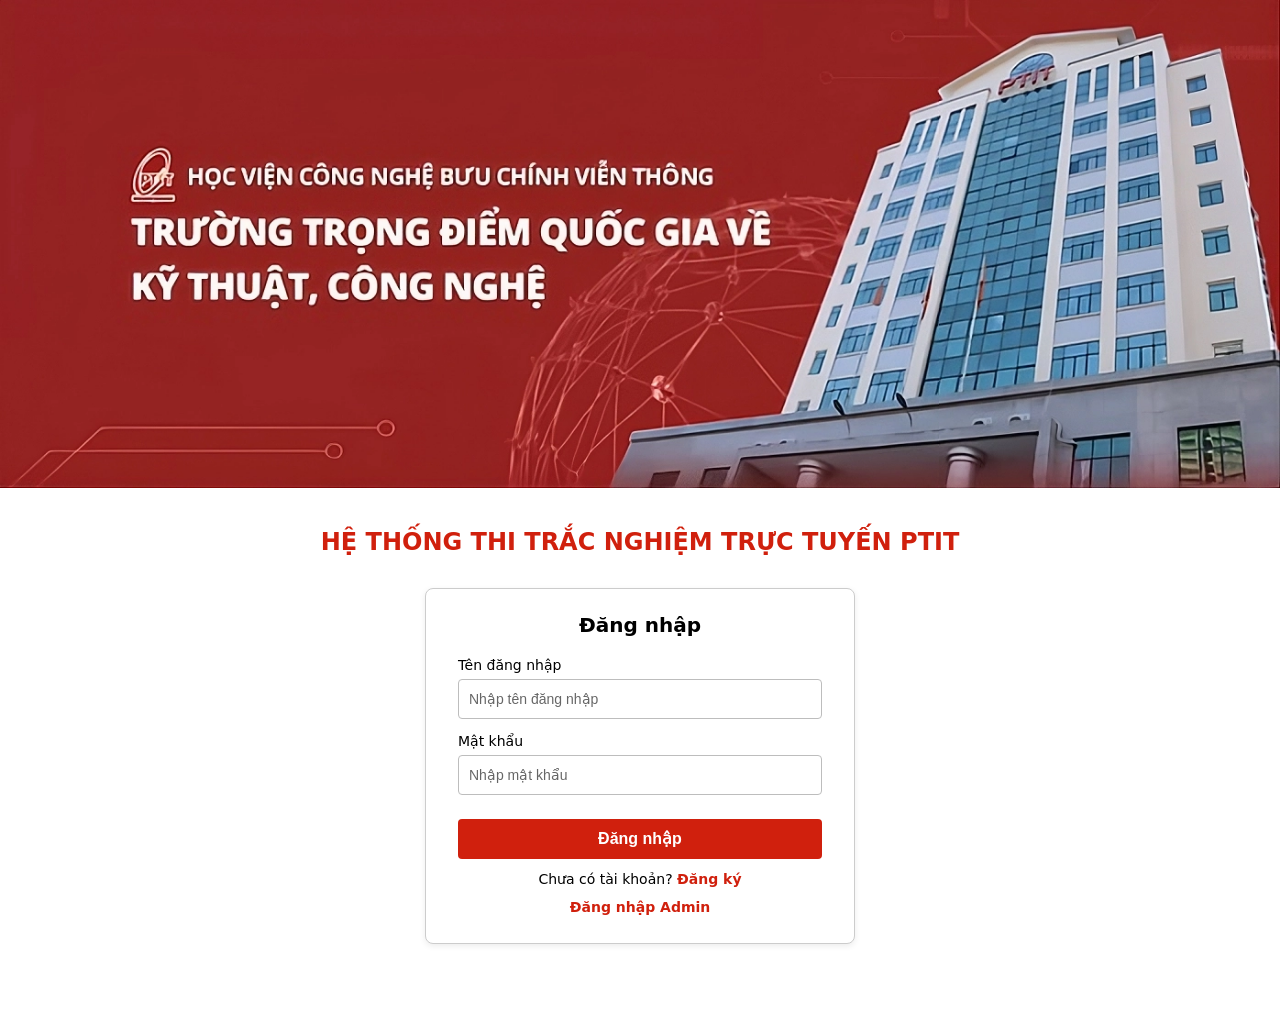
<file: index.html>
<!DOCTYPE html>
<html lang="vi">

<head>
  <meta charset="UTF-8" />
  <meta name="viewport" content="width=device-width, initial-scale=1.0" />
  <title>Hệ thống thi trắc nghiệm trực tuyến PTIT</title>
  <link rel="stylesheet" href="assets/css/style.css" />
  <link rel="stylesheet" href="assets/css/responsive.css">
  <script src="assets/js/login.js" defer></script>
</head>

<body>
  <header class="hero" role="banner">
    <div class="hero-inner">
      <img src="assets/backgroundptit.webp" alt="Học viện Công nghệ Bưu chính Viễn thông" class="hero-banner" />
    </div>
  </header>

  <main>
    <section class="page-title">
      <h1>HỆ THỐNG THI TRẮC NGHIỆM TRỰC TUYẾN PTIT</h1>
    </section>

    <section class="login-section" aria-labelledby="login-heading">
      <div class="login-card">
        <h2 id="login-heading">Đăng nhập</h2>
        <form class="login-form" id="user-login-form">
          <div class="form-group">
            <label for="username">Tên đăng nhập</label>
            <input type="text" id="username" name="username" placeholder="Nhập tên đăng nhập" required />
          </div>
          <div class="form-group">
            <label for="password">Mật khẩu</label>
            <input type="password" id="password" name="password" placeholder="Nhập mật khẩu" required />
          </div>
          <button type="submit" class="btn-primary">Đăng nhập</button>
        </form>
        <p class="register-text">
          Chưa có tài khoản?
          <a href="register.html" class="register-link">Đăng ký</a>
        </p>
        <p class="register-text">
          <a href="admin-login.html" class="register-link">Đăng nhập Admin</a>
        </p>
      </div>
    </section>
  </main>
</body>

</html>
</file>
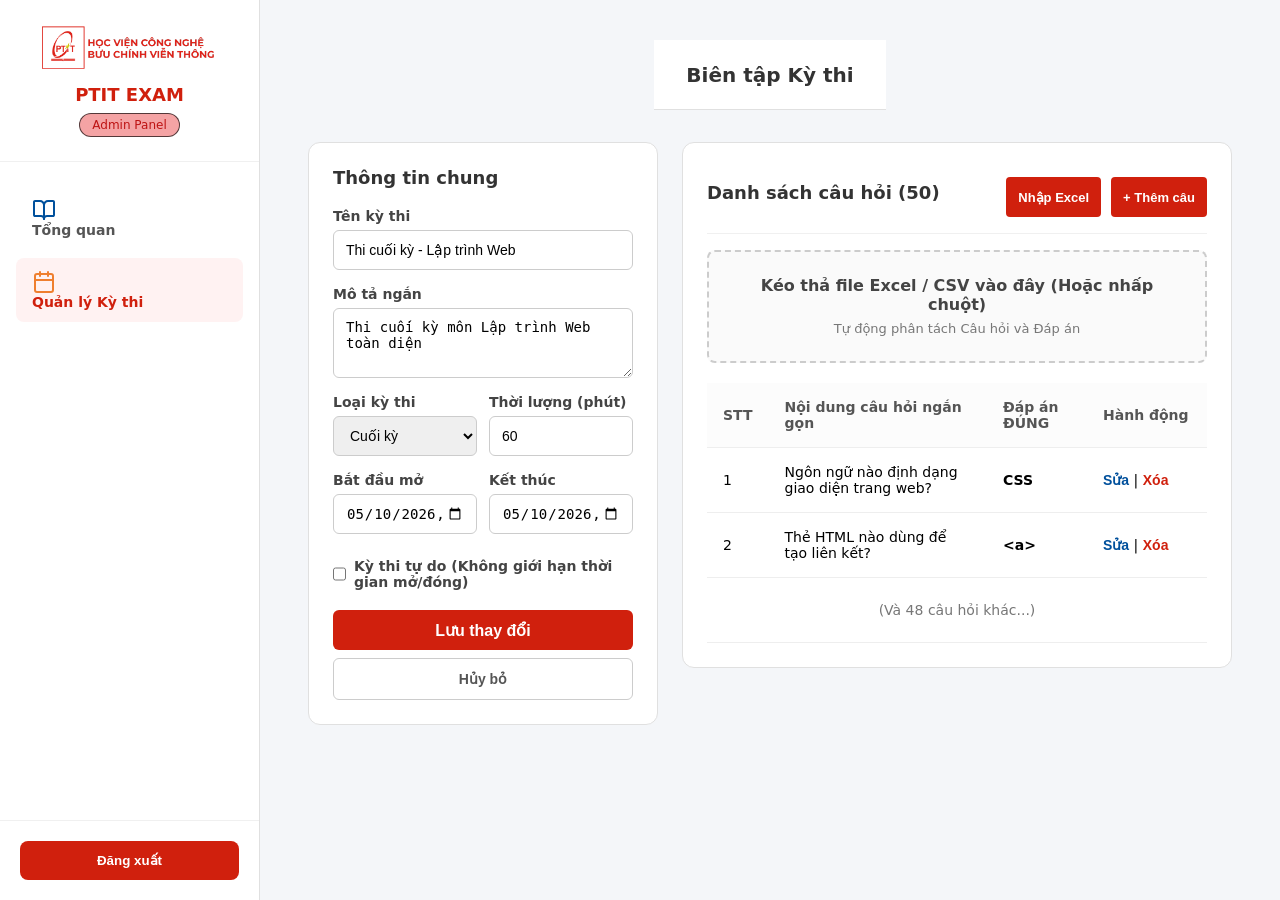
<file: admin-edit-exam.html>
<!DOCTYPE html>
<html lang="vi">

<head>
    <meta charset="UTF-8" />
    <meta name="viewport" content="width=device-width, initial-scale=1.0" />
    <title>Tạo/Chỉnh sửa kỳ thi - PTIT Exam Admin</title>
    <link rel="stylesheet" href="assets/css/style.css" />
    <link rel="stylesheet" href="assets/css/admin.css" />
    <link rel="stylesheet" href="assets/css/responsive.css" />
    <style>
        /* CSS cục bộ cho riêng trang edit form */
        .admin-grid {
            display: grid;
            grid-template-columns: 350px 1fr;
            gap: 24px;
            align-items: start;
        }

        .form-group {
            margin-bottom: 16px;
            display: flex;
            flex-direction: column;
            gap: 6px;
        }

        .form-group label {
            font-size: 14px;
            font-weight: 600;
            color: #444;
        }

        .form-group input,
        .form-group select,
        .form-group textarea {
            width: 100%;
            box-sizing: border-box;
            padding: 10px 12px;
            border: 1px solid #ccc;
            border-radius: 6px;
            font-size: 14px;
            outline: none;
            transition: 0.2s;
        }

        .form-group input:focus,
        .form-group textarea:focus {
            border-color: #d0200d;
        }

        .form-row {
            display: grid;
            grid-template-columns: minmax(0, 1fr) minmax(0, 1fr);
            gap: 12px;
        }

        .excel-drop-zone {
            border: 2px dashed #ccc;
            border-radius: 8px;
            padding: 24px;
            text-align: center;
            background: #fafafa;
            cursor: pointer;
            margin-bottom: 20px;
            transition: 0.2s;
        }

        .excel-drop-zone:hover {
            background: #f0f4f8;
            border-color: #00509C;
        }

        .excel-drop-zone p {
            margin-bottom: 4px;
            font-weight: 600;
            color: #444;
        }

        .card-actions {
            display: flex;
            gap: 10px;
        }

        .btn-sm {
            padding: 6px 12px;
            font-size: 13px;
        }
    </style>
</head>

<body class="admin-body">

  <div class="nav-overlay" id="nav-overlay" onclick="closeNav()"></div>

    <!--SIDEBAR-->
    <aside class="admin-sidebar">
        <div class="admin-logo">
            <img src="assets/logoptit.png" alt="Logo PTIT" class="admin-logo-img" />
            <h2>PTIT EXAM</h2>
            <span class="badge badge--red-outline">Admin Panel</span>
        </div>

        <nav class="admin-nav">
            <a href="admin.html" class="nav-item">
                <img src="assets/icons/book-open.svg" alt="" class="nav-icon" /> Tổng quan
            </a>
            <!-- Active link ảo để user biết đang ở module nào -->
            <a href="#" class="nav-item active">
                <img src="assets/icons/calendar.svg" alt="" class="nav-icon" /> Quản lý Kỳ thi
            </a>
        </nav>

        <div class="admin-bottom-nav">
            <button class="btn-logout" onclick="window.location.href='index.html'">Đăng xuất</button>
        </div>
    </aside>

    <!-- MAIN CONTENT -->
    <main class="admin-main">

        <header class="admin-topbar">
            <div class="topbar-left" style="display:flex;align-items:center;gap:8px;">
                <button class="btn-hamburger" onclick="openNav()" aria-label="Mở menu">
                  <span></span><span></span><span></span>
                </button>
                <h1 id="page-title-display">Biên tập Kỳ thi</h1>
            </div>
            <div class="topbar-right">
            </div>
        </header>

        <div class="admin-content-area">

            <div class="admin-grid">
                <!-- PANEL TRÁI: THÔNG TIN -->
                <section class="admin-card">
                    <h2 style="margin-bottom: 20px;">Thông tin chung</h2>
                    <div class="form-group">
                        <label>Tên kỳ thi</label>
                        <input type="text" id="exam-title" value="Thi cuối kỳ - Lập trình Web" />
                    </div>
                    <div class="form-group">
                        <label>Mô tả ngắn</label>
                        <textarea id="exam-desc" rows="3">Thi cuối kỳ môn Lập trình Web toàn diện</textarea>
                    </div>
                    <div class="form-row">
                        <div class="form-group">
                            <label>Loại kỳ thi</label>
                            <select id="exam-type">
                                <option>Luyện tập</option>
                                <option>Giữa kỳ</option>
                                <option selected>Cuối kỳ</option>
                            </select>
                        </div>
                        <div class="form-group">
                            <label>Thời lượng (phút)</label>
                            <input type="number" id="exam-duration" value="60" />
                        </div>
                    </div>
                    <div class="form-row" id="time-settings">
                        <div class="form-group">
                            <label>Bắt đầu mở</label>
                            <input type="datetime-local" id="exam-start" value="2026-05-10T09:00" />
                        </div>
                        <div class="form-group">
                            <label>Kết thúc</label>
                            <input type="datetime-local" id="exam-end" value="2026-05-10T10:00" />
                        </div>
                    </div>

                    <div class="form-group"
                        style="flex-direction: row; align-items: center; gap: 8px; margin-top: 4px;">
                        <input type="checkbox" id="exam-free"
                            style="width: auto; accent-color: #d0200d; cursor: pointer;"
                            onchange="toggleTimeSettings()">
                        <label for="exam-free" style="margin-bottom: 0; cursor: pointer;">Kỳ thi tự do (Không giới hạn
                            thời gian mở/đóng)</label>
                    </div>

                    <button class="btn-primary"
                        style="width: 100%; margin-top: 16px; padding: 12px; text-align: center; justify-content: center; display: flex; align-items: center; border-radius: 6px;"
                        onclick="saveExam()">Lưu thay đổi</button>
                    <button class="btn-secondary"
                        style="width: 100%; margin-top: 8px; padding: 12px; background: transparent; color: #555; text-align: center; justify-content: center; display: flex; align-items: center; border-radius: 6px; border: 1px solid #ccc;"
                        onclick="window.location.href='admin.html'">Hủy bỏ</button>
                </section>

                <!-- PANEL PHẢI: CÂU HỎI -->
                <section class="admin-card text-center" style="display: flex; flex-direction: column;">
                    <div class="card-header-flex" style="margin-bottom: 16px;">
                        <h2>Danh sách câu hỏi (<span id="q-count">0</span>)</h2>
                        <div class="card-actions">
                            <button class="btn-primary btn-sm" onclick="importExcel()">Nhập Excel</button>
                            <button class="btn-primary btn-sm" onclick="addQuestion()">+ Thêm câu</button>
                        </div>
                    </div>

                    <div class="excel-drop-zone" id="excel-drop" onclick="importExcel()">
                        <p>Kéo thả file Excel / CSV vào đây (Hoặc nhấp chuột)</p>
                        <span style="font-size: 13px; color: #777;">Tự động phân tách Câu hỏi và Đáp án</span>
                    </div>

                    <table class="admin-table">
                        <thead>
                            <tr>
                                <th width="50">STT</th>
                                <th>Nội dung câu hỏi ngắn gọn</th>
                                <th width="100">Đáp án ĐÚNG</th>
                                <th width="120">Hành động</th>
                            </tr>
                        </thead>
                        <tbody id="question-list">
                            <!-- Generate bằng JS mock -->
                            <tr>
                                <td>1</td>
                                <td>Ngôn ngữ nào định dạng giao diện trang web?</td>
                                <td><strong>CSS</strong></td>
                                <td>
                                    <button class="btn-text">Sửa</button> |
                                    <button class="btn-text" style="color:#d0200d;">Xóa</button>
                                </td>
                            </tr>
                            <tr>
                                <td>2</td>
                                <td>Thẻ HTML nào dùng để tạo liên kết?</td>
                                <td><strong>&lt;a&gt;</strong></td>
                                <td>
                                    <button class="btn-text">Sửa</button> |
                                    <button class="btn-text" style="color:#d0200d;">Xóa</button>
                                </td>
                            </tr>
                            <tr>
                                <td colspan="4" style="text-align: center; color: #777; padding: 24px;">
                                    (Và 48 câu hỏi khác...)
                                </td>
                            </tr>
                        </tbody>
                    </table>
                </section>
            </div>

        </div>
    </main>

    <style>
      .btn-hamburger { display: none; }
      @media (max-width: 480px) {
        .btn-hamburger { display: flex; }
      }
    </style>
    <script>
        function openNav() {
          document.querySelector('.admin-nav').classList.add('open');
          document.getElementById('nav-overlay').classList.add('open');
        }
        function closeNav() {
          document.querySelector('.admin-nav').classList.remove('open');
          document.getElementById('nav-overlay').classList.remove('open');
        }
        function saveExam() {
            alert("Đã lưu thông tin kỳ thi thành công!");
            window.location.href = 'admin.html';
        }
        function importExcel() {
            alert("Tính năng nhập Excel/CSV đang được xử lý...");
        }
        function addQuestion() {
            alert("Mở popup thêm câu hỏi thủ công...");
        }
        document.addEventListener("DOMContentLoaded", () => {
            document.getElementById("q-count").textContent = "50";
        });
        function toggleTimeSettings() {
            const isFree = document.getElementById("exam-free").checked;
            const timeBox = document.getElementById("time-settings");
            timeBox.style.display = isFree ? 'none' : 'grid';
        }
    </script>
</body>

</html>
</file>
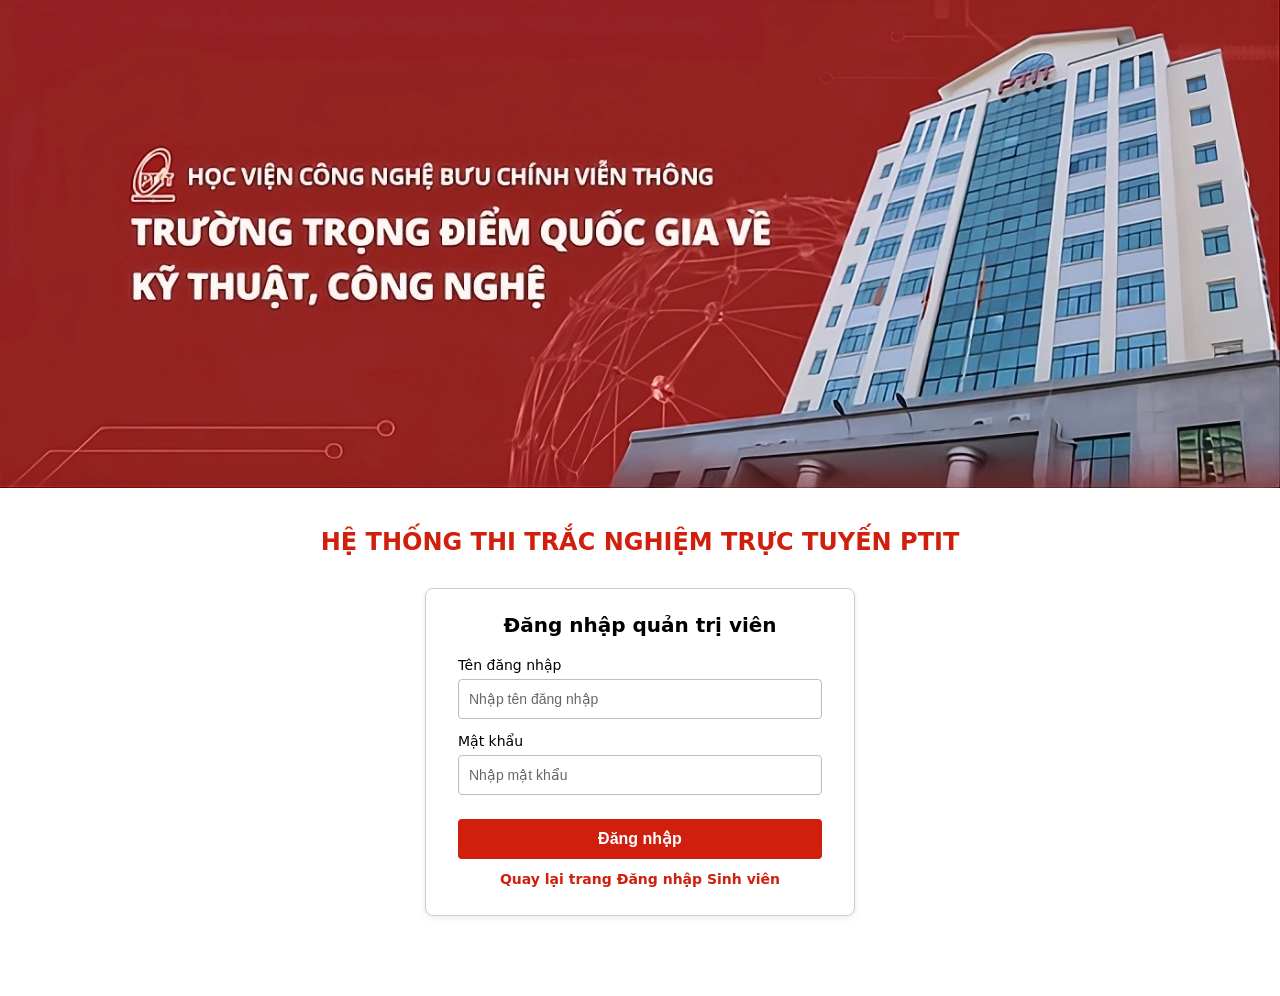
<file: admin-login.html>
<!DOCTYPE html>
<html lang="vi">

<head>
  <meta charset="UTF-8" />
  <meta name="viewport" content="width=device-width, initial-scale=1.0" />
  <title>Đăng nhập quản trị viên - PTIT</title>
  <link rel="stylesheet" href="assets/css/style.css" />
</head>

<body>
  <header class="hero" role="banner">
    <div class="hero-inner">
      <img src="assets/backgroundptit.webp" alt="Học viện Công nghệ Bưu chính Viễn thông" class="hero-banner" />
    </div>
  </header>

  <main>
    <section class="page-title">
      <h1>HỆ THỐNG THI TRẮC NGHIỆM TRỰC TUYẾN PTIT</h1>
    </section>

    <section class="login-section" aria-labelledby="admin-login-heading">
      <div class="login-card">
        <h2 id="admin-login-heading">Đăng nhập quản trị viên</h2>
        <form class="login-form" id="admin-login-form">
          <div class="form-group">
            <label for="admin-username">Tên đăng nhập</label>
            <input type="text" id="admin-username" name="username" placeholder="Nhập tên đăng nhập" required />
          </div>
          <div class="form-group">
            <label for="admin-password">Mật khẩu</label>
            <input type="password" id="admin-password" name="password" placeholder="Nhập mật khẩu" required />
          </div>
          <button type="submit" class="btn-primary">Đăng nhập</button>
        </form>
        <p class="register-text">
          <a href="index.html" class="register-link">Quay lại trang Đăng nhập Sinh viên</a>
        </p>
      </div>
    </section>
  </main>

  <script>
    document.getElementById("admin-login-form").addEventListener("submit", function (e) {
      e.preventDefault();
      const username = document.getElementById("admin-username").value.trim();
      const password = document.getElementById("admin-password").value.trim();
      if (username === "admin" && password === "admin123") {
        sessionStorage.setItem("currentUser", JSON.stringify({ username: "admin", role: "admin" }));
        alert("Đăng nhập bằng quyền Quản trị viên thành công!");
        window.location.href = "admin.html";
      } else {
        alert("Tên đăng nhập hoặc mật khẩu không đúng.\n\nTài khoản admin:\n- admin / admin123");
      }
    });
  </script>
</body>

</html>
</file>
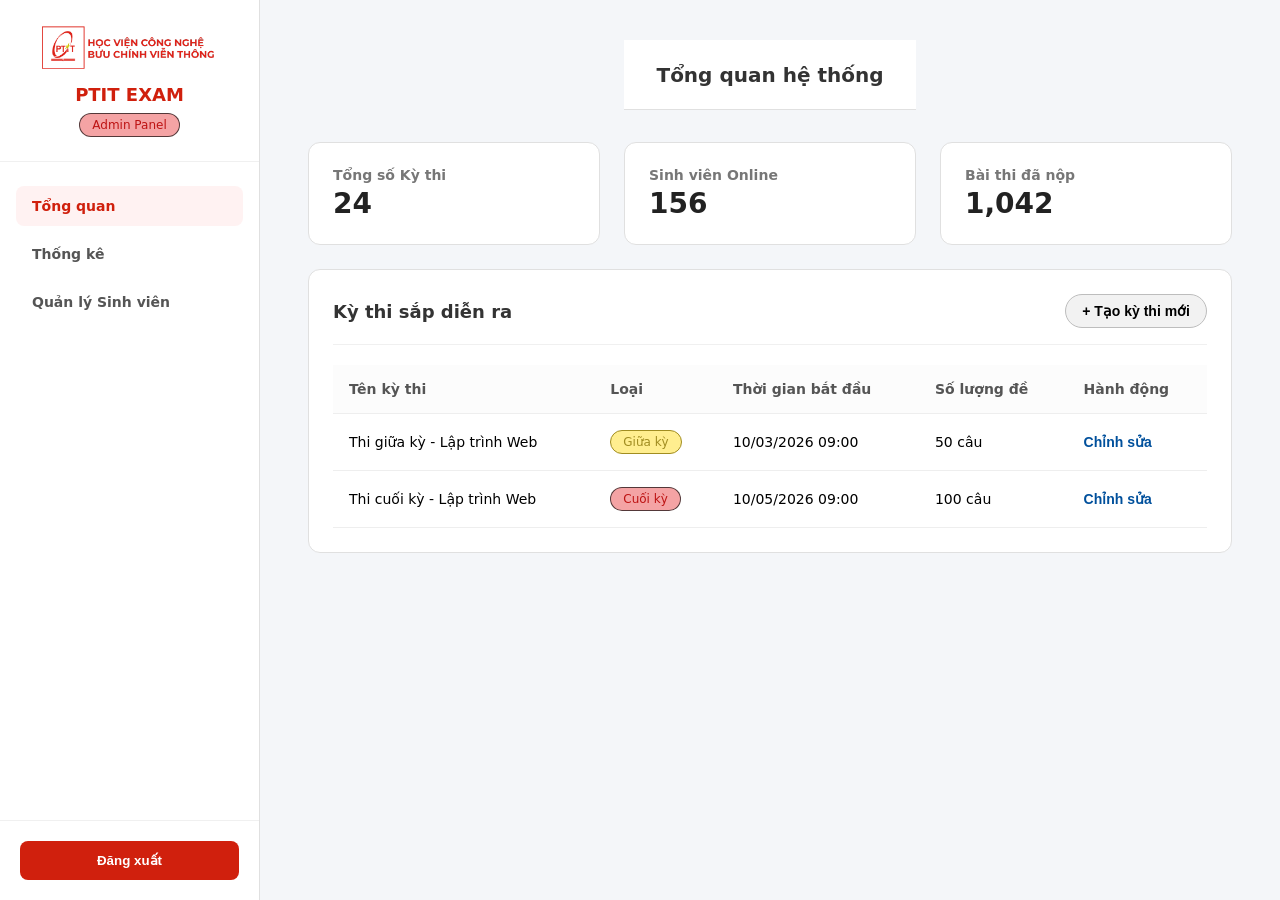
<file: admin.html>
<!DOCTYPE html>
<html lang="vi">

<head>
  <meta charset="UTF-8">
  <meta name="viewport" content="width=device-width, initial-scale=1.0">
  <title>Trang Quản Trị - PTIT Exam</title>
  <link rel="stylesheet" href="assets/css/style.css">
  <link rel="stylesheet" href="assets/css/admin.css">
  <link rel="stylesheet" href="assets/css/responsive.css">
  <style>
    /* Ẩn nút hamburger trên desktop */
    .btn-hamburger { display: none; }
    @media (max-width: 768px) { .btn-hamburger { display: flex; } }
    /* Ẩn nút ✕ trên desktop */
    .btn-close-nav { display: none; }
    @media (max-width: 768px) { .btn-close-nav { display: flex; } }
  </style>
</head>

<body class="admin-body">

  <!-- Overlay tối khi drawer mở — bấm vào để đóng -->
  <div class="nav-overlay" id="nav-overlay" onclick="closeNav()"></div>

  <!-- SIDEBAR / DRAWER -->
  <aside class="admin-sidebar" id="admin-sidebar">
    <!-- Nút ✕ đóng drawer, chỉ hiện trên mobile -->
    <button class="btn-close-nav" onclick="closeNav()" aria-label="Đóng menu">✕</button>

    <div class="admin-logo">
      <img src="assets/logoptit.png" alt="Logo PTIT" class="admin-logo-img" />
      <h2>PTIT EXAM</h2>
      <span class="badge badge--red-outline">Admin Panel</span>
    </div>

    <nav class="admin-nav">
      <a href="javascript:void(0)" onclick="showPage('dashboard')" class="nav-item active" id="link-dashboard">Tổng quan</a>
      <a href="javascript:void(0)" onclick="showPage('statistics')" class="nav-item" id="link-statistics">Thống kê</a>
      <a href="javascript:void(0)" onclick="showPage('results')" class="nav-item" id="link-results">Quản lý Sinh viên</a>
    </nav>

    <div class="admin-bottom-nav">
      <button class="btn-logout" onclick="window.location.href='index.html'">Đăng xuất</button>
    </div>
  </aside>

  <!-- MAIN CONTENT -->
  <main class="admin-main">

    <!-- Topbar chung cho Admin -->
    <header class="admin-topbar">
      <div class="topbar-left">
        <!-- Nút ☰ chỉ hiện trên mobile/tablet -->
        <button class="btn-hamburger" onclick="openNav()" aria-label="Mở menu">
          <span></span><span></span><span></span>
        </button>
        <h1 id="page-title-display">Tổng quan hệ thống</h1>
      </div>
      <div class="topbar-right">
        <!-- Đã ẩn avatar, thông tin rườm rà theo yêu cầu của người dùng -->
      </div>
    </header>

    <div class="admin-content-area">

      <!-- 1. DASHBOARD -->
      <section id="dashboard" class="page-section active">
        <div class="stats-grid">
          <div class="stat-card">
            <div class="stat-info">
              <h3>Tổng số Kỳ thi</h3>
              <p>24</p>
            </div>
          </div>
          <div class="stat-card">
            <div class="stat-info">
              <h3>Sinh viên Online</h3>
              <p>156</p>
            </div>
          </div>
          <div class="stat-card">
            <div class="stat-info">
              <h3>Bài thi đã nộp</h3>
              <p>1,042</p>
            </div>
          </div>
        </div>

        <div class="admin-card mt-24">
          <div class="card-header-flex">
            <h2>Kỳ thi sắp diễn ra</h2>
            <button class="btn-secondary" onclick="window.location.href='admin-edit-exam.html'">+ Tạo kỳ thi
              mới</button>
          </div>

          <table class="admin-table">
            <thead>
              <tr>
                <th>Tên kỳ thi</th>
                <th>Loại</th>
                <th>Thời gian bắt đầu</th>
                <th>Số lượng đề</th>
                <th>Hành động</th>
              </tr>
            </thead>
            <tbody>
              <tr>
                <td>Thi giữa kỳ - Lập trình Web</td>
                <td><span class="badge badge--yellow">Giữa kỳ</span></td>
                <td>10/03/2026 09:00</td>
                <td>50 câu</td>
                <td><button class="btn-text" onclick="window.location.href='admin-edit-exam.html'">Chỉnh sửa</button>
                </td>
              </tr>
              <tr>
                <td>Thi cuối kỳ - Lập trình Web</td>
                <td><span class="badge badge--red-outline">Cuối kỳ</span></td>
                <td>10/05/2026 09:00</td>
                <td>100 câu</td>
                <td><button class="btn-text" onclick="window.location.href='admin-edit-exam.html'">Chỉnh sửa</button>
                </td>
              </tr>
            </tbody>
          </table>
        </div>
      </section>

      <!-- 2. THỐNG KÊ -->
      <section id="statistics" class="page-section">
        <div class="admin-card">
          <div class="card-header-flex">
            <h2>Báo cáo phổ điểm & Kết quả</h2>
            <div class="filter-actions">
              <select class="admin-select">
                <option>Tất cả kỳ thi</option>
                <option>Lập trình Web</option>
              </select>
              <button class="btn-secondary" onclick="alert('Đang xuất PDF...')">Xuất PDF</button>
              <button class="btn-secondary" onclick="alert('Đang xuất Excel...')">Xuất
                Excel</button>
            </div>
          </div>

          <div class="chart-mockup">
            <h4>Phân phối điểm số (Mô phỏng)</h4>
            <div class="chart-bars">
              <div class="bar-col">
                <div class="bar-fill bad" style="height: 15%;"></div><span>0-4</span>
              </div>
              <div class="bar-col">
                <div class="bar-fill avg" style="height: 35%;"></div><span>5-6</span>
              </div>
              <div class="bar-col">
                <div class="bar-fill good" style="height: 60%;"></div><span>7-8</span>
              </div>
              <div class="bar-col">
                <div class="bar-fill exc" style="height: 25%;"></div><span>9-10</span>
              </div>
            </div>
          </div>
        </div>

        <!-- THÊM MỚI: Danh sách sinh viên nổi bật (Thống kê) -->
        <div class="admin-card mt-24">
          <h2>Top Sinh viên xuất sắc (Lập trình Web)</h2>
          <table class="admin-table mt-16">
            <thead>
              <tr>
                <th>Mã SV</th>
                <th>Họ và Tên</th>
                <th>Điểm số</th>
                <th>Thời gian nộp</th>
              </tr>
            </thead>
            <tbody>
              <tr>
                <td>B21DCCN001</td>
                <td>Nguyễn Văn A</td>
                <td><strong style="color:#d0200d">9.5</strong></td>
                <td>45 phút</td>
              </tr>
              <tr>
                <td>B21DCCN023</td>
                <td>Trần Thị B</td>
                <td><strong style="color:#d0200d">9.0</strong></td>
                <td>48 phút</td>
              </tr>
              <tr>
                <td>B21DCCN105</td>
                <td>Lê Hoàng C</td>
                <td><strong style="color:#d0200d">8.8</strong></td>
                <td>50 phút</td>
              </tr>
              <tr>
                <td>B21DCCN442</td>
                <td>Phạm Quyết D</td>
                <td><strong style="color:#d0200d">8.5</strong></td>
                <td>55 phút</td>
              </tr>
            </tbody>
          </table>
          <div class="pagination">
            <button class="btn-page" disabled>&laquo; Trước</button>
            <button class="btn-page active">1</button>
            <button class="btn-page">2</button>
            <button class="btn-page">3</button>
            <button class="btn-page">Sau &raquo;</button>
          </div>
        </div>
      </section>

      <!-- 3. QUẢN LÝ SINH VIÊN -->
      <section id="results" class="page-section">

        <div class="admin-card mb-24">
          <div class="card-header-flex">
            <h2>Danh sách Sinh viên</h2>
            <div class="search-bar-admin">
              <input type="text" id="searchInput" class="admin-input" placeholder="Tìm theo Mã SV, Tên, Lớp..."
                onkeyup="filterStudents()">
            </div>
          </div>
          <table class="admin-table">
            <thead>
              <tr>
                <th>Mã SV</th>
                <th>Họ & Tên</th>
                <th>Lớp</th>
                <th>Trạng thái hoạt động</th>
                <th>Hành động</th>
              </tr>
            </thead>
            <tbody id="student-table-body">
              <tr class="student-row">
                <td>B21DCCN001</td>
                <td>Nguyễn Văn A</td>
                <td>D21CQCN01-B</td>
                <td><span class="badge badge--green-outline">Đang hoạt động</span></td>
                <td><button class="btn-text" onclick="showStudentResult('B21DCCN001', 'Nguyễn Văn A')">Xem điểm</button>
                </td>
              </tr>
              <tr class="student-row">
                <td>B21DCCN002</td>
                <td>Trần Văn B</td>
                <td>D21CQCN01-B</td>
                <td><span class="badge badge--green-outline">Đang hoạt động</span></td>
                <td><button class="btn-text" onclick="showStudentResult('B21DCCN002', 'Trần Văn B')">Xem điểm</button>
                </td>
              </tr>
              <tr class="student-row">
                <td>B21DCCN003</td>
                <td>Phạm Thị C</td>
                <td>D21CQCN02-B</td>
                <td><span class="badge badge--orange-outline">Bị khóa tạm thời</span></td>
                <td><button class="btn-text">Mở khóa</button></td>
              </tr>
              <tr class="student-row">
                <td>B21DCCN004</td>
                <td>Lê Duy D</td>
                <td>D21CQCN03-B</td>
                <td><span class="badge badge--green-outline">Đang hoạt động</span></td>
                <td><button class="btn-text" onclick="showStudentResult('B21DCCN004', 'Lê Duy D')">Xem điểm</button>
                </td>
              </tr>
              <tr class="student-row">
                <td>B21DCCN005</td>
                <td>Hoàng Tuấn E</td>
                <td>D21CQCN01-B</td>
                <td><span class="badge badge--green-outline">Đang hoạt động</span></td>
                <td><button class="btn-text" onclick="showStudentResult('B21DCCN005', 'Hoàng Tuấn E')">Xem điểm</button>
                </td>
              </tr>
              <!-- Thông báo khi không tìm thấy ai -->
              <tr id="no-result-row" style="display: none;">
                <td colspan="5" style="text-align: center; color: #777; padding: 24px;">Không tìm thấy sinh viên nào phù
                  hợp</td>
              </tr>
            </tbody>
          </table>
          <div class="pagination">
            <button class="btn-page" disabled>&laquo; Trước</button>
            <button class="btn-page active">1</button>
            <button class="btn-page">2</button>
            <button class="btn-page">3</button>
            <button class="btn-page">...</button>
            <button class="btn-page">10</button>
            <button class="btn-page">Sau &raquo;</button>
          </div>
        </div>

        <div id="resultArea" style="display:none;" class="mt-24">
          <div class="admin-card">
            <h3 style="margin-bottom:16px; color:#d0200d;">Hồ sơ: Nguyễn Văn A (B21DCCN001)</h3>
            <table class="admin-table">
              <thead>
                <tr>
                  <th>Kỳ thi</th>
                  <th>Điểm số</th>
                  <th>Tình trạng</th>
                  <th>Chi tiết bài làm</th>
                </tr>
              </thead>
              <tbody>
                <tr>
                  <td>Luyện tập HTML & CSS cơ bản</td>
                  <td><strong>8.0/10</strong></td>
                  <td><span class="badge badge--green-outline">Hoàn thành</span></td>
                  <td><button class="btn-text">Xem chi tiết</button></td>
                </tr>
                <tr>
                  <td>Kiểm tra Thường xuyên - Javascript</td>
                  <td><strong>9.5/10</strong></td>
                  <td><span class="badge badge--green-outline">Hoàn thành</span></td>
                  <td><button class="btn-text">Xem chi tiết</button></td>
                </tr>
                <tr>
                  <td>Thi giữa kỳ - Lập trình Web</td>
                  <td>-</td>
                  <td><span class="badge badge--orange-outline">Chưa khả dụng</span></td>
                  <td>-</td>
                </tr>
              </tbody>
            </table>
          </div>
        </div>
      </section>

    </div>
  </main>

  <script>
    const pageTitles = {
      'dashboard': 'Tổng quan hệ thống',
      'statistics': 'Báo cáo Thống kê',
      'results': 'Quản lý Sinh viên & Kết quả'
    };

    function openNav() {
      document.getElementById('admin-sidebar').classList.add('open');
      document.getElementById('nav-overlay').classList.add('open');
    }

    function closeNav() {
      document.getElementById('admin-sidebar').classList.remove('open');
      document.getElementById('nav-overlay').classList.remove('open');
    }

    function showPage(pageId) {
      document.querySelectorAll('.page-section').forEach(sec => sec.classList.remove('active'));
      document.getElementById(pageId).classList.add('active');
      document.querySelectorAll('.nav-item').forEach(link => link.classList.remove('active'));
      document.getElementById('link-' + pageId).classList.add('active');
      document.getElementById('page-title-display').textContent = pageTitles[pageId];
      closeNav(); // tự đóng drawer sau khi chọn trang
    }

    function filterStudents() {
      const input = document.getElementById('searchInput').value.toLowerCase();
      const rows = document.querySelectorAll('.student-row');
      const noResultRow = document.getElementById('no-result-row');
      let hasVisibleRow = false;
      rows.forEach(row => {
        const match = row.innerText.toLowerCase().includes(input);
        row.style.display = match ? '' : 'none';
        if (match) hasVisibleRow = true;
      });
      noResultRow.style.display = hasVisibleRow ? 'none' : '';
    }

    function showStudentResult(studentId, studentName) {
      const area = document.getElementById('resultArea');
      area.style.display = 'block';
      area.scrollIntoView({ behavior: 'smooth' });
      document.querySelector('#resultArea h3').textContent = `Hồ sơ: ${studentName} (${studentId})`;
    }
  </script>
</body>

</html>
</file>
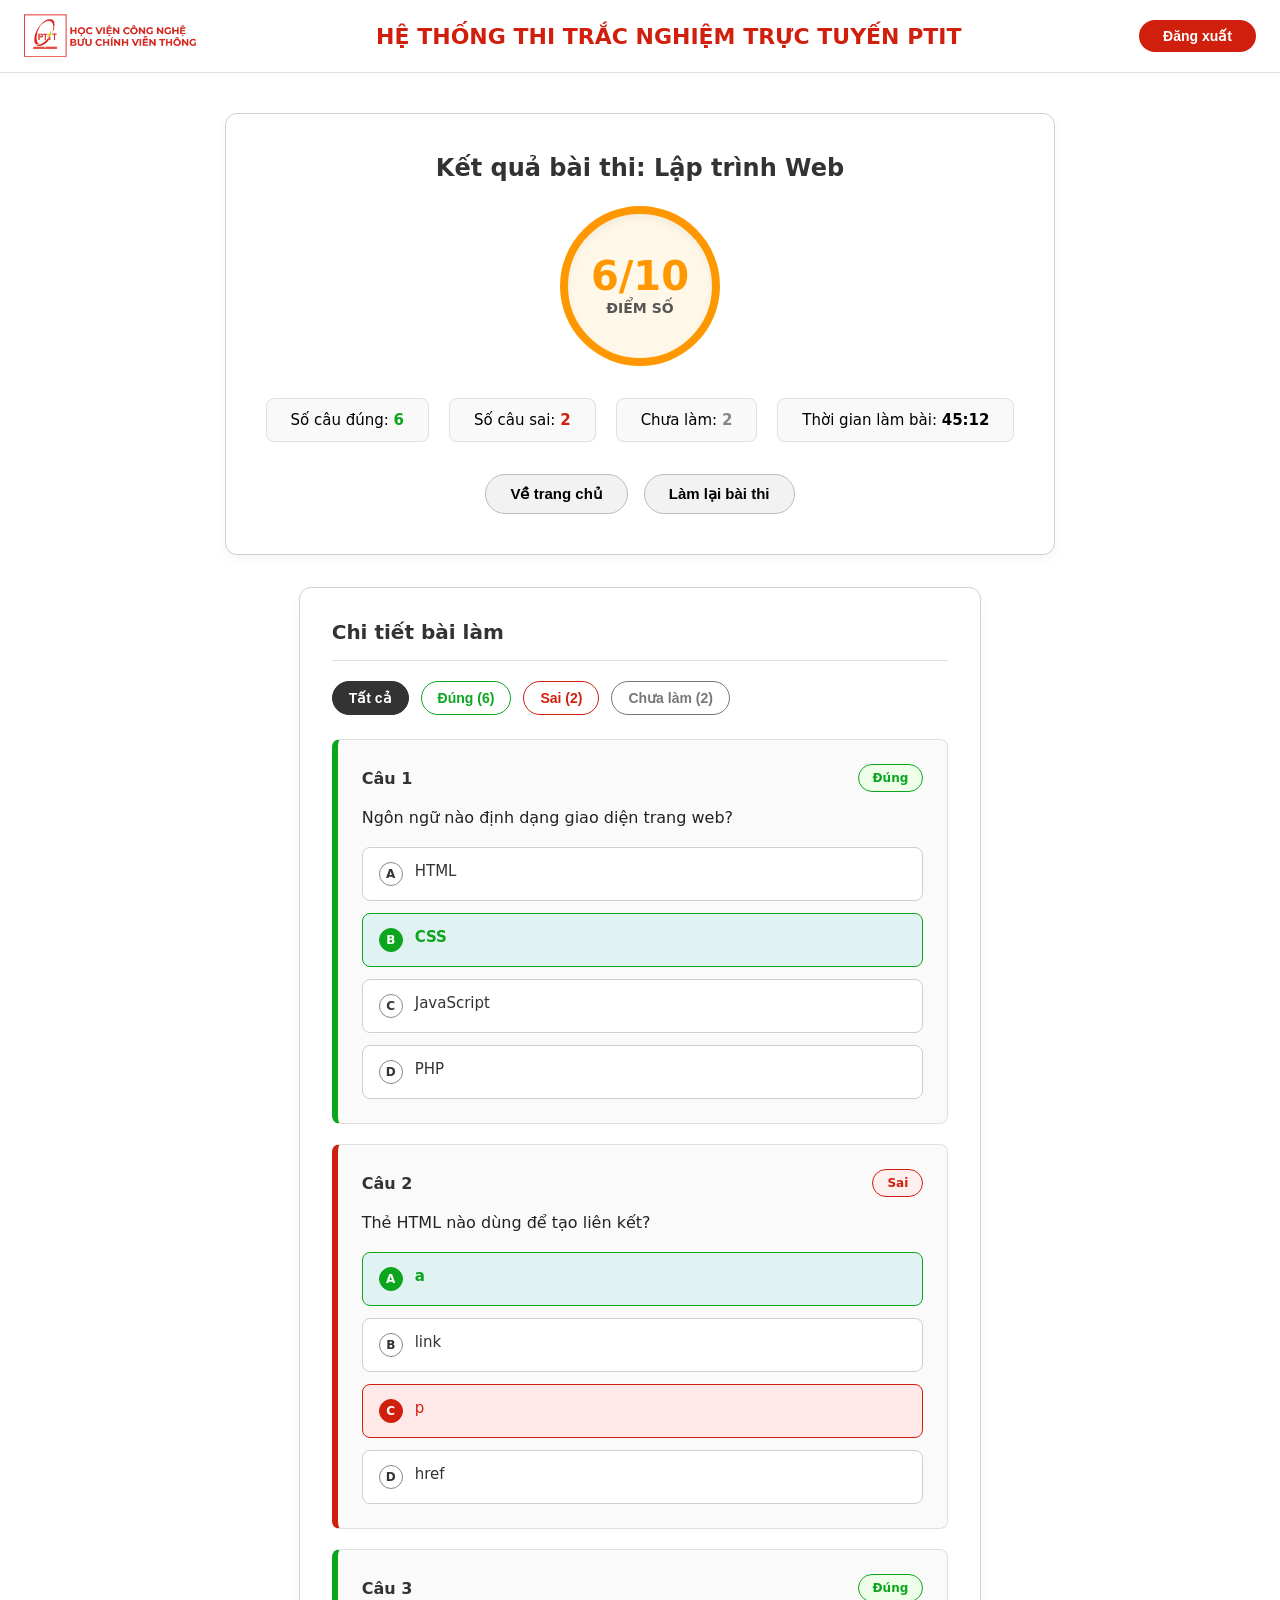
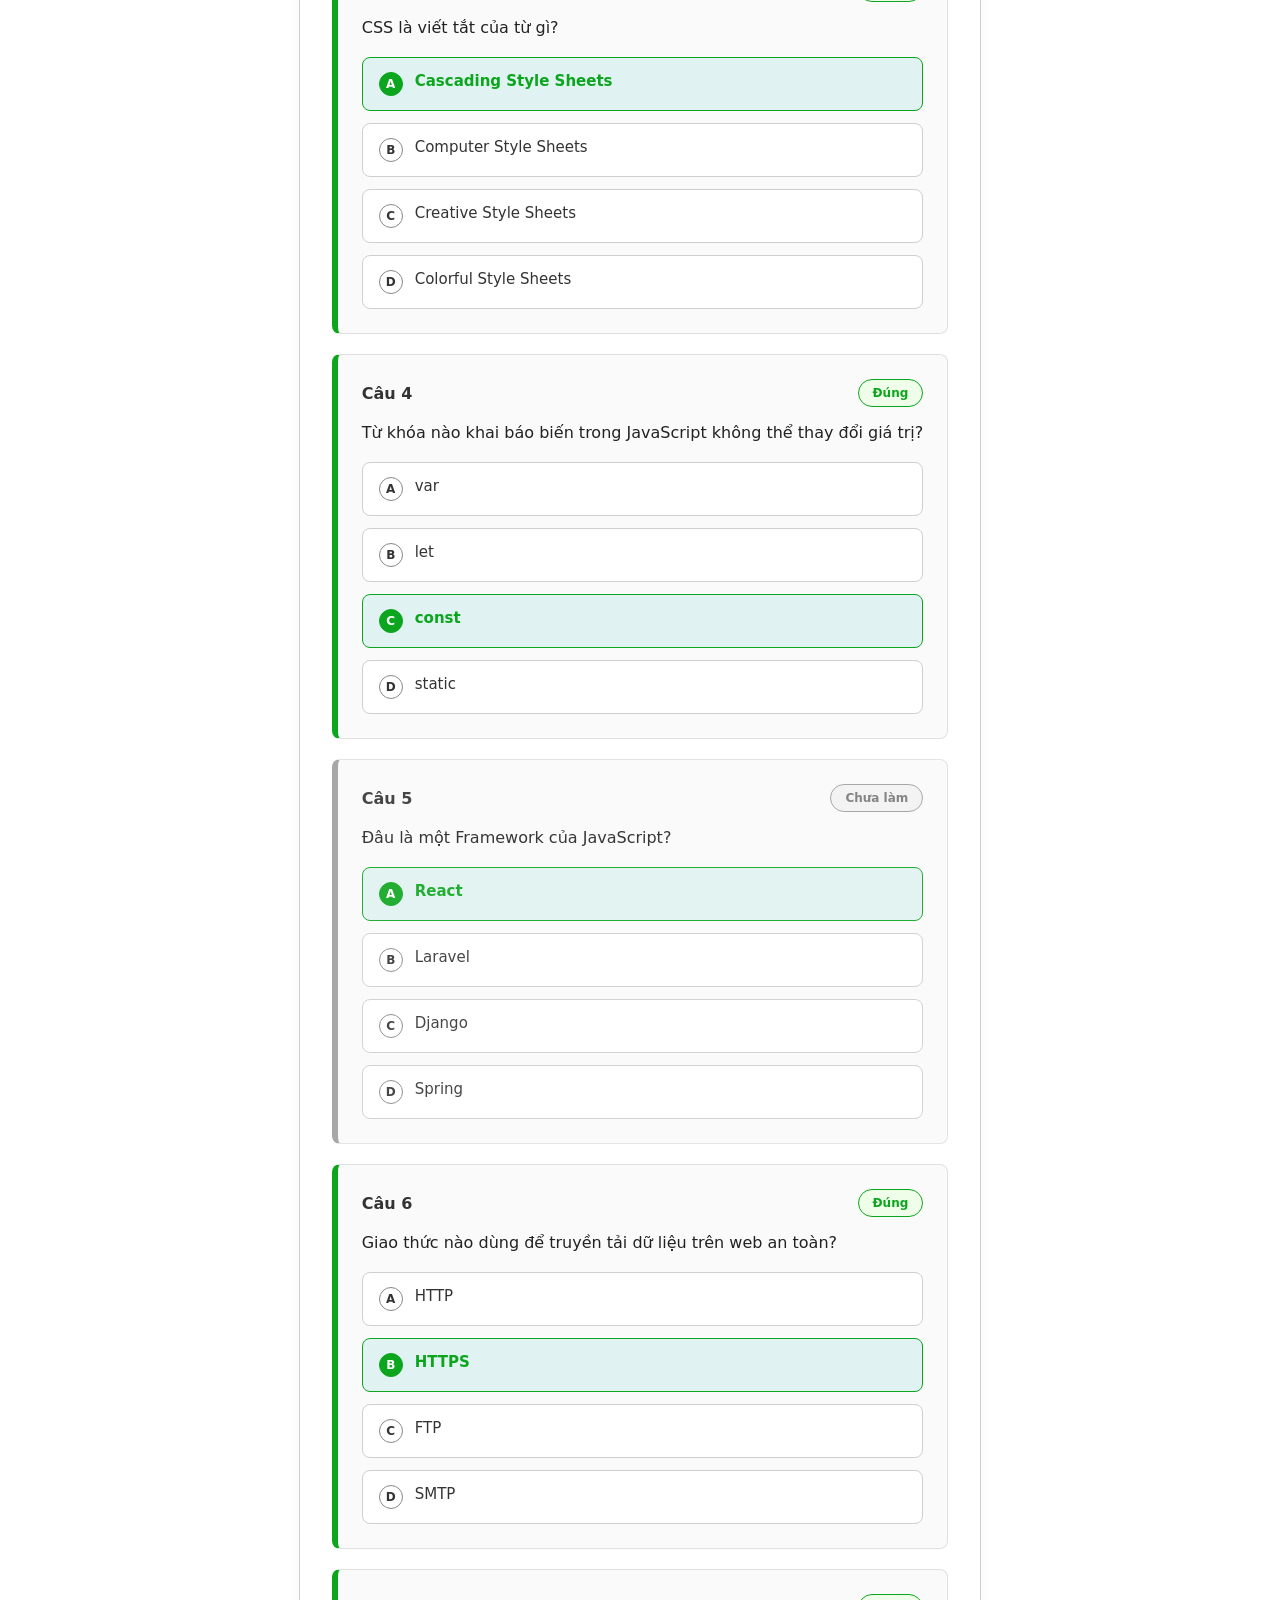
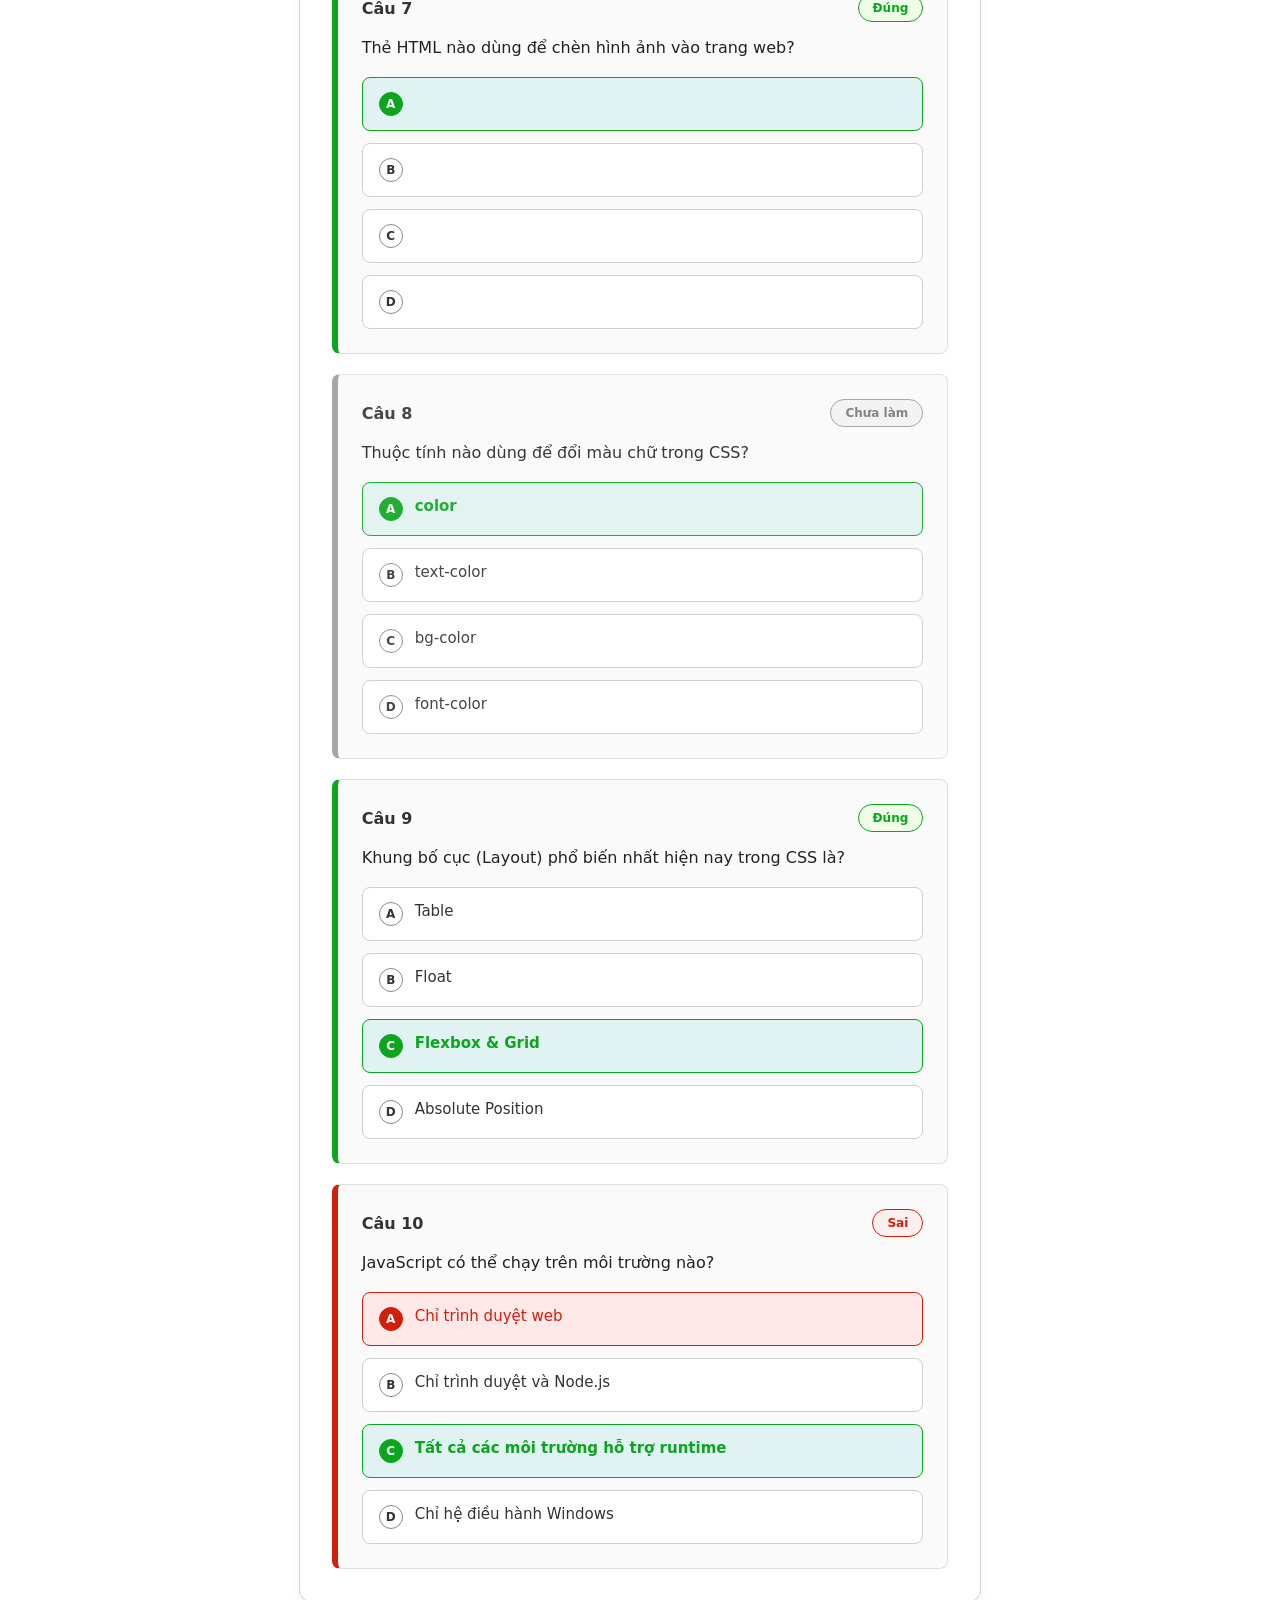
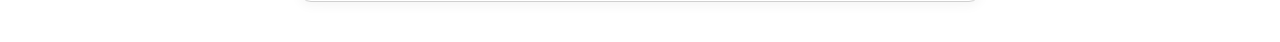
<file: exam-result.html>
<!DOCTYPE html>
<html lang="vi">

<head>
    <meta charset="UTF-8" />
    <meta name="viewport" content="width=device-width, initial-scale=1.0" />
    <title>Kết quả bài thi - Hệ thống thi trắc nghiệm PTIT</title>
    <link rel="stylesheet" href="assets/css/style.css" />
    <link rel="stylesheet" href="assets/css/result.css" />
    <link rel="stylesheet" href="assets/css/responsive.css">
</head>

<body>
    <header class="app-header">
        <div class="app-header-inner">
            <div class="app-header-left">
                <img src="assets/logoptit.png" alt="Học viện Công nghệ Bưu chính Viễn thông" class="app-logo" />
            </div>
            <h1 class="app-title">HỆ THỐNG THI TRẮC NGHIỆM TRỰC TUYẾN PTIT</h1>
            <button class="btn-danger" onclick="window.location.href='index.html'">
                Đăng xuất
            </button>
        </div>
    </header>

    <main class="result-main">
        <section class="result-summary" aria-label="Tổng quan kết quả">
            <h1>Kết quả bài thi: Lập trình Web</h1>
            <div class="score-circle">
                <span class="score-number" id="final-score">0/10</span>
                <span class="score-label">Điểm số</span>
            </div>
            <div class="stats-row">
                <div class="stat-box">Số câu đúng: <strong class="text-success" id="correct-count">0</strong></div>
                <div class="stat-box">Số câu sai: <strong class="text-danger" id="wrong-count">0</strong></div>
                <div class="stat-box">Chưa làm: <strong class="text-muted" id="unanswered-count">0</strong></div>
                <div class="stat-box">Thời gian làm bài: <strong id="time-taken">45:12</strong></div>
            </div>
            <div class="action-buttons">
                <button class="btn-secondary" onclick="window.location.href='user-home.html'">Về trang chủ</button>
                <button class="btn-secondary" onclick="window.location.href='exam-taking.html'">Làm lại bài thi</button>
            </div>
        </section>

        <section class="result-details" aria-label="Chi tiết bài làm">
            <h2>Chi tiết bài làm</h2>
            <div class="filter-bar">
                <button class="btn-filter active" data-filter="all">Tất cả</button>
                <button class="btn-filter correct" data-filter="correct">Đúng (<span
                        id="filter-correct-count">0</span>)</button>
                <button class="btn-filter wrong" data-filter="wrong">Sai (<span
                        id="filter-wrong-count">0</span>)</button>
                <button class="btn-filter unanswered" data-filter="unanswered">Chưa làm (<span
                        id="filter-unanswered-count">0</span>)</button>
            </div>

            <div class="review-list" id="review-list">
                <!-- detail cards generated by JS -->
            </div>
        </section>
    </main>

    <script src="assets/js/exam-result.js"></script>
</body>

</html>
</file>
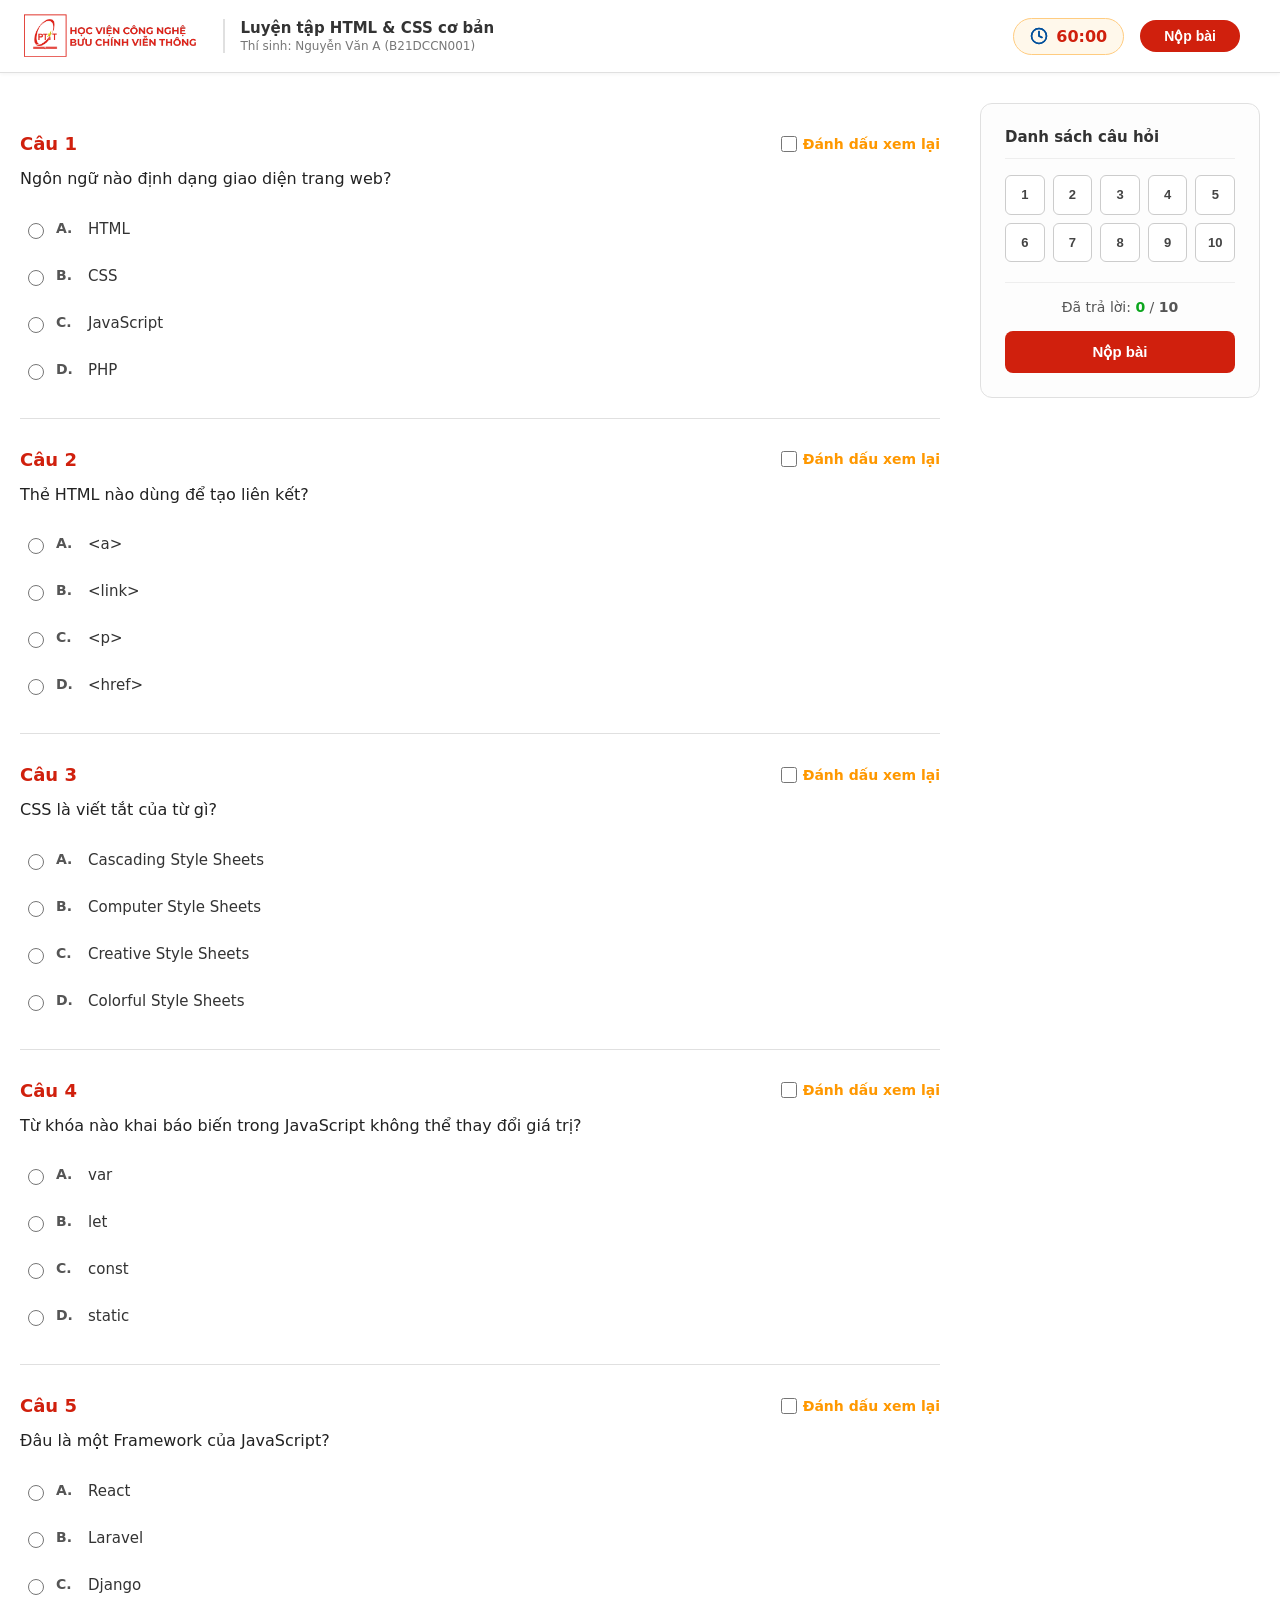
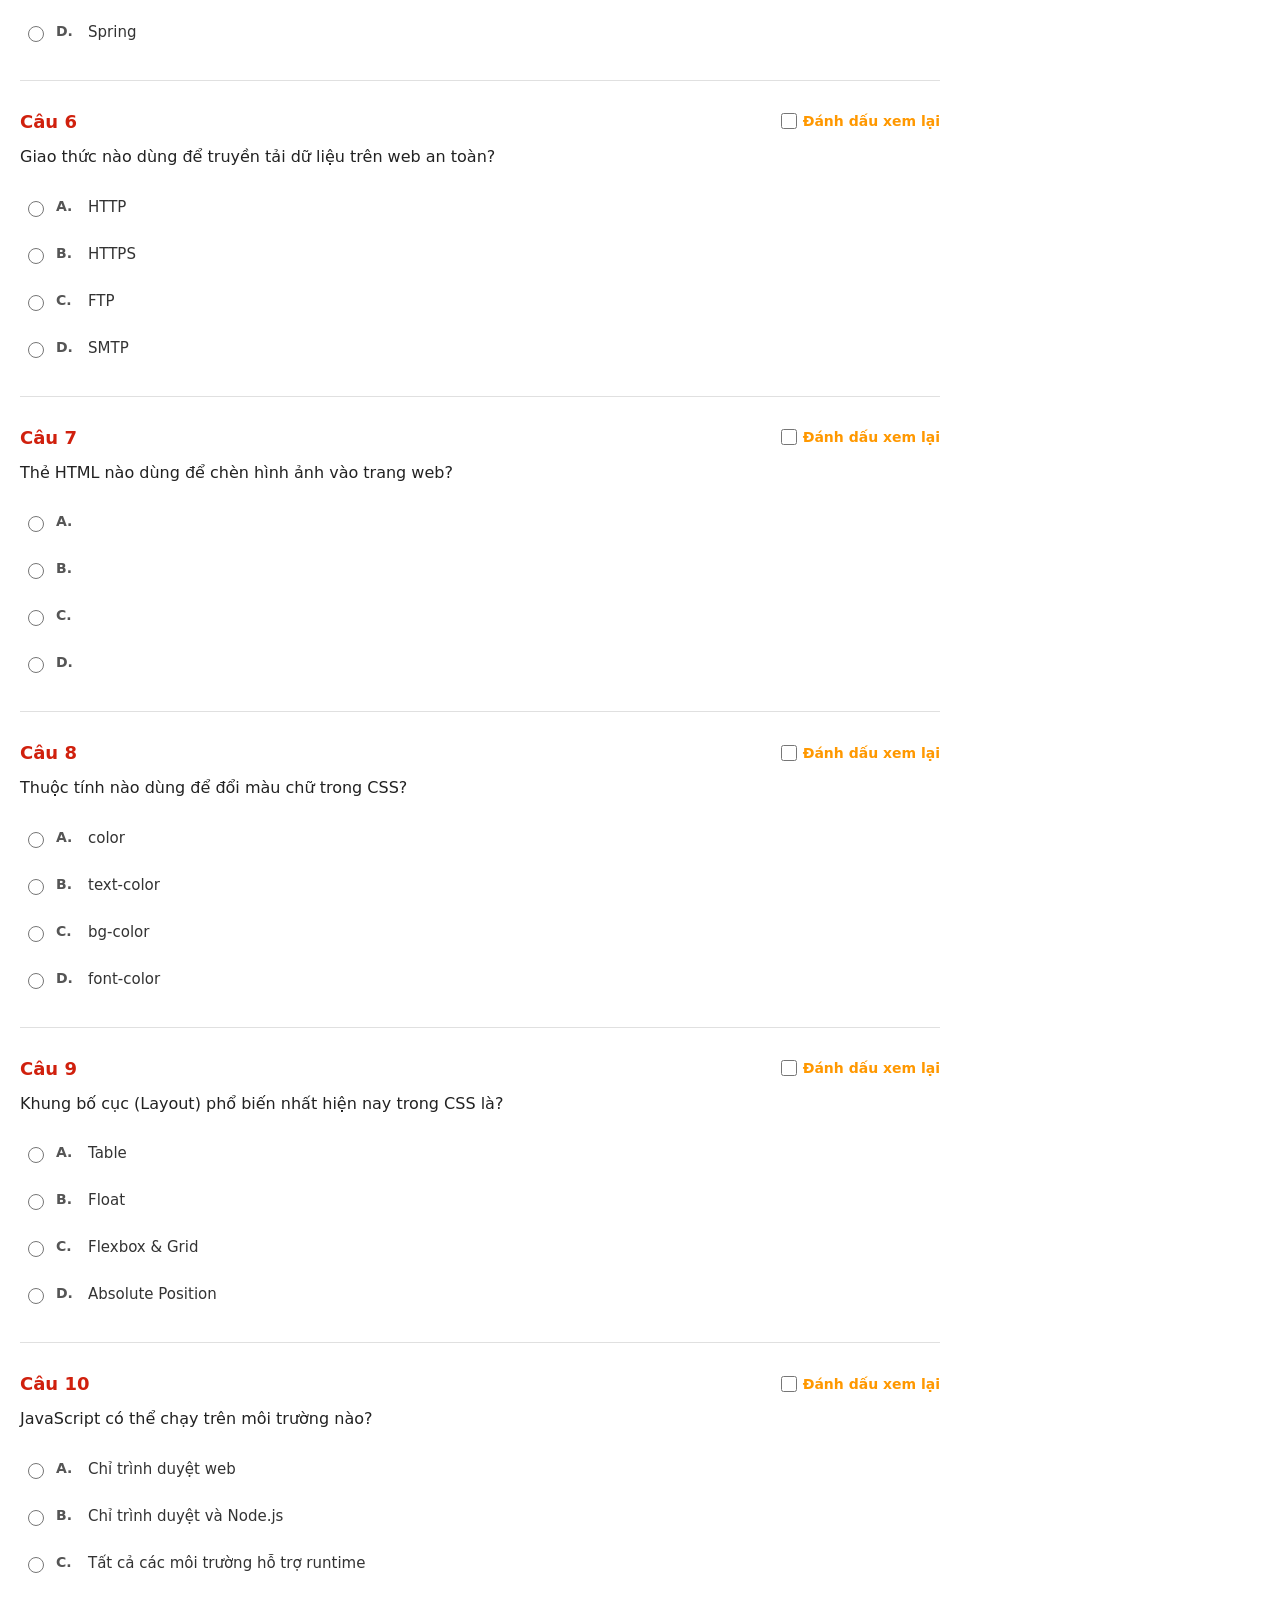
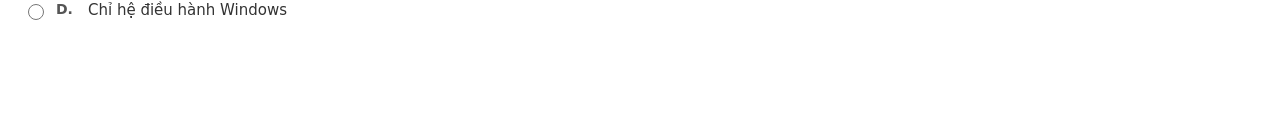
<file: exam-taking.html>
<!DOCTYPE html>
<html lang="vi">

<head>
    <meta charset="UTF-8" />
    <meta name="viewport" content="width=device-width, initial-scale=1.0" />
    <title>Làm bài thi - Hệ thống thi trắc nghiệm PTIT</title>
    <link rel="stylesheet" href="assets/css/style.css" />
    <link rel="stylesheet" href="assets/css/exam.css" />
    <link rel="stylesheet" href="assets/css/responsive.css">
</head>

<body>
    <!-- Header -->
    <header class="app-header exam-header">
        <div class="app-header-inner">
            <div class="app-header-left">
                <img src="assets/logoptit.png" alt="Logo PTIT" class="app-logo" />
                <div class="exam-title-header">
                    <h2>Luyện tập HTML &amp; CSS cơ bản</h2>
                    <span>Thí sinh: Nguyễn Văn A (B21DCCN001)</span>
                </div>
            </div>
            <div class="exam-header-right">
                <div class="timer-box">
                    <img src="assets/icons/clock.svg" alt="" class="timer-icon" />
                    <span id="countdown">60:00</span>
                </div>
                <button type="button" class="btn-danger" id="submit-btn">Nộp bài</button>
            </div>
        </div>
    </header>

    <!-- Nội dung chính: 2 cột -->
    <main class="exam-main">

        <!-- Cột trái: Danh sách câu hỏi-->
        <section class="question-list" id="questions-container">
            <!-- Render câu hỏi bằng JS -->
        </section>

        <!-- Cột phải: Palette cố định -->
        <aside class="question-palette">
            <h3>Danh sách câu hỏi</h3>
            <div class="palette-grid" id="palette-grid"></div>
            <div class="palette-summary">
                Đã trả lời: <strong id="answered-count" style="color:#0ca61e">0</strong> / <strong
                    id="total-count">10</strong>
            </div>
            <!-- BẤM NỘP BÀI TRONG PALETTE -->
            <button type="button" class="btn-danger" id="submit-btn-palette"
                style="width: 100%; margin-top: 16px; padding: 12px; font-size: 15px; border-radius: 8px;">
                Nộp bài
            </button>
        </aside>

    </main>

    <!-- Modal xác nhận nộp bài -->
    <div id="submit-modal" class="modal-overlay hidden">
        <div class="modal-content">
            <h3>Xác nhận nộp bài</h3>
            <p id="modal-message">Bạn có chắc chắn muốn nộp bài?</p>
            <div class="modal-actions">
                <button type="button" class="btn-secondary" id="cancel-submit">Hủy</button>
                <button type="button" class="btn-danger" id="confirm-submit">Nộp bài ngay</button>
            </div>
        </div>
    </div>

    <script src="assets/js/exam-taking.js"></script>
</body>

</html>
</file>
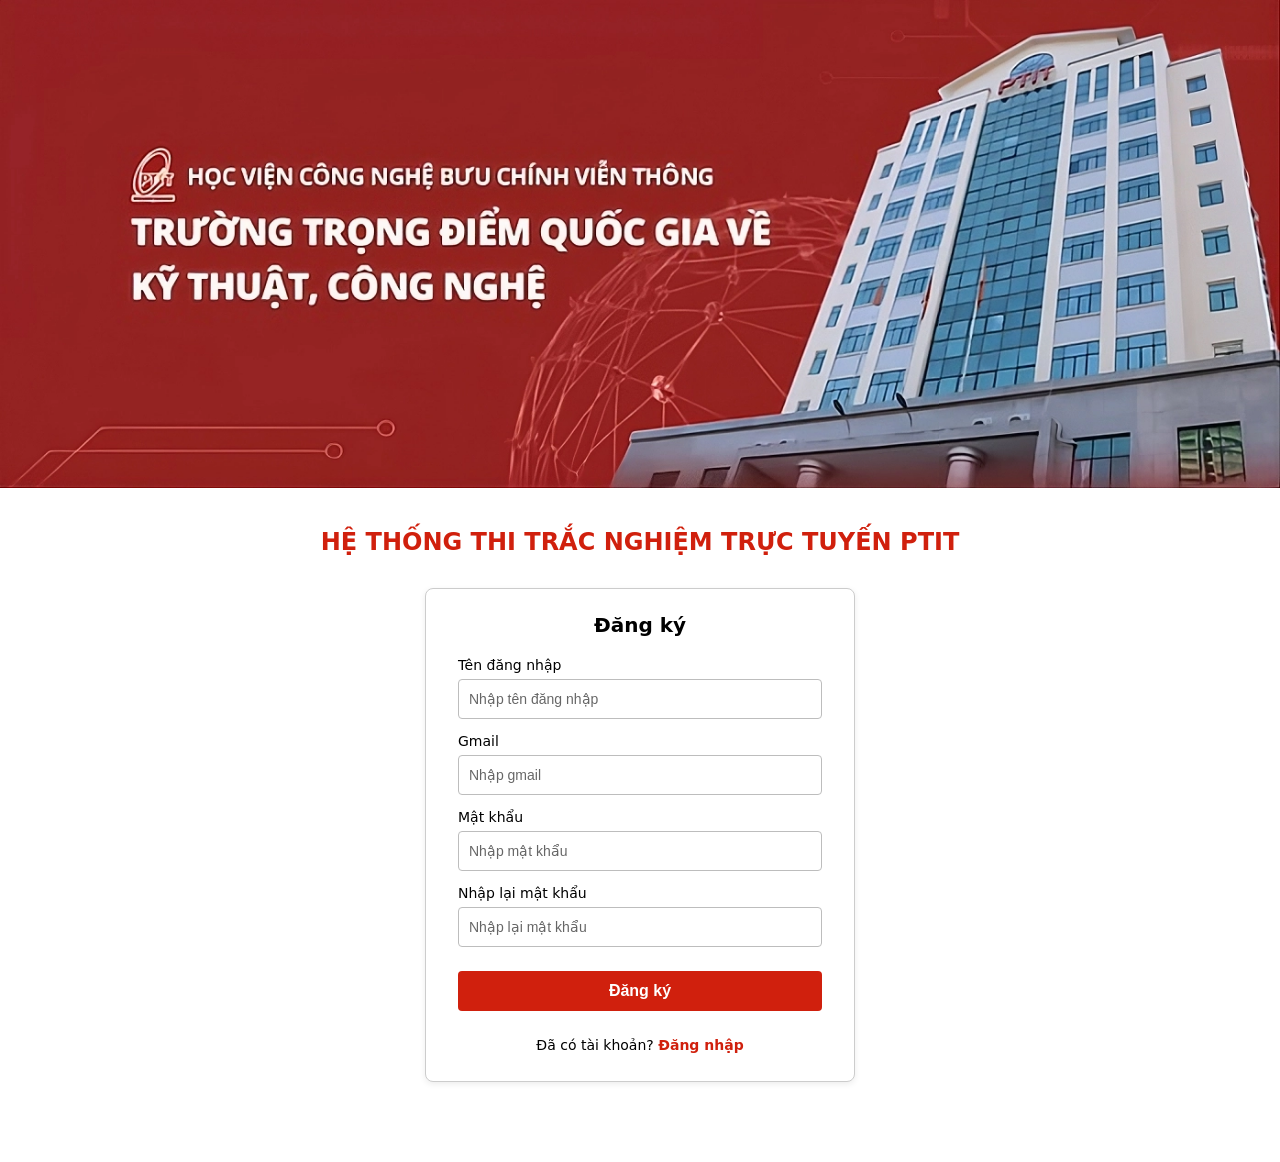
<file: register.html>
<!DOCTYPE html>
<html lang="vi">

<head>
  <meta charset="UTF-8" />
  <meta name="viewport" content="width=device-width, initial-scale=1.0" />
  <title>Đăng ký - Hệ thống thi trắc nghiệm trực tuyến PTIT</title>
  <link rel="stylesheet" href="assets/css/style.css" />
  <link rel="stylesheet" href="assets/css/responsive.css">
</head>

<body>
  <header class="hero" role="banner">
    <div class="hero-inner">
      <img src="assets/backgroundptit.webp" alt="Học viện Công nghệ Bưu chính Viễn thông" class="hero-banner" />
    </div>
  </header>

  <main>
    <section class="page-title">
      <h1>HỆ THỐNG THI TRẮC NGHIỆM TRỰC TUYẾN PTIT</h1>
    </section>

    <section class="login-section" aria-labelledby="register-heading">
      <div class="login-card">
        <h2 id="register-heading">Đăng ký</h2>
        <form class="login-form" id="register-form">
          <div class="form-group">
            <label for="reg-username">Tên đăng nhập</label>
            <input type="text" id="reg-username" name="username" placeholder="Nhập tên đăng nhập" required />
          </div>
          <div class="form-group">
            <label for="reg-email">Gmail</label>
            <input type="email" id="reg-email" name="email" placeholder="Nhập gmail" required />
          </div>
          <div class="form-group">
            <label for="reg-password">Mật khẩu</label>
            <input type="password" id="reg-password" name="password" placeholder="Nhập mật khẩu" required />
          </div>
          <div class="form-group">
            <label for="reg-confirm-password">Nhập lại mật khẩu</label>
            <input type="password" id="reg-confirm-password" name="confirm_password" placeholder="Nhập lại mật khẩu"
              required />
          </div>
          <button type="submit" class="btn-primary">Đăng ký</button>
          <p class="register-text">
            Đã có tài khoản?
            <a href="index.html" class="register-link">Đăng nhập</a>
          </p>
        </form>
      </div>
    </section>
  </main>

  <script>
    // Xử lý sự kiện đăng ký ảo
    document.addEventListener("DOMContentLoaded", () => {
      const form = document.getElementById("register-form");
      if (!form) return;

      form.addEventListener("submit", (e) => {
        e.preventDefault();

        const password = document.getElementById("reg-password").value;
        const confirmPassword = document.getElementById("reg-confirm-password").value;

        if (password !== confirmPassword) {
          alert("Mật khẩu nhập lại không khớp!");
          return;
        }

        alert("Đăng ký thành công! Vui lòng đăng nhập.");
        window.location.href = "index.html";
      });
    });
  </script>
</body>

</html>
</file>
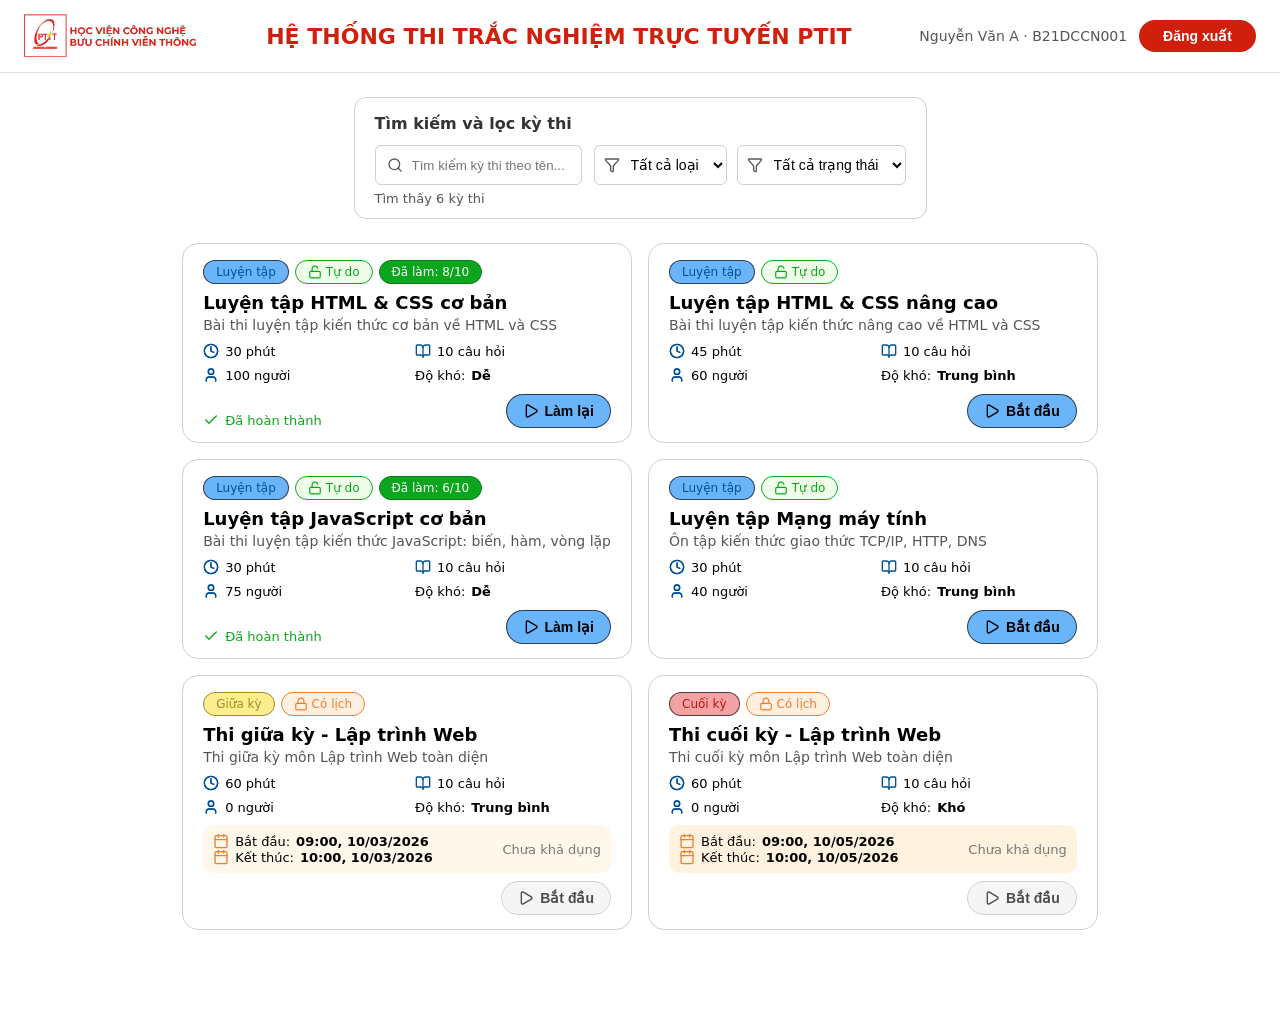
<file: user-home.html>
<!DOCTYPE html>
<html lang="vi">

<head>
  <meta charset="UTF-8" />
  <meta name="viewport" content="width=device-width, initial-scale=1.0" />
  <title>Trang chính - Hệ thống thi trắc nghiệm PTIT</title>
  <link rel="stylesheet" href="assets/css/style.css" />
  <link rel="stylesheet" href="assets/css/responsive.css">
</head>

<body>
  <header class="app-header">
    <div class="app-header-inner">
      <div class="app-header-left">
        <img src="assets/logoptit.png" alt="Học viện Công nghệ Bưu chính Viễn thông" class="app-logo" />
      </div>
      <h1 class="app-title">HỆ THỐNG THI TRẮC NGHIỆM TRỰC TUYẾN PTIT</h1>
      <div style="display:flex;align-items:center;gap:12px;">
        <span style="font-size:14px;color:#555;">Nguyễn Văn A &middot; B21DCCN001</span>
        <button class="btn-danger" onclick="window.location.href='index.html'">Đăng xuất</button>
      </div>
    </div>
  </header>

  <main class="home-main">
    <section class="filters" aria-label="Tìm kiếm và lọc kỳ thi">
      <h2 class="section-title">Tìm kiếm và lọc kỳ thi</h2>
      <div class="filters-top-row">
        <div class="filter-search">
          <img src="assets/icons/search.svg" class="filter-icon">
          <input type="search" id="search-input" placeholder="Tìm kiếm kỳ thi theo tên..." />
        </div>
        <div class="filter-select-group">
          <div class="filter-select">
            <img src="assets/icons/funnel.svg" class="filter-icon" />
            <select id="type-filter">
              <option value="all">Tất cả loại</option>
              <option value="practice">Luyện tập</option>
              <option value="midterm">Giữa kỳ</option>
              <option value="final">Cuối kỳ</option>
            </select>
          </div>
          <div class="filter-select">
            <img src="assets/icons/funnel.svg" class="filter-icon" />
            <select id="status-filter">
              <option value="all">Tất cả trạng thái</option>
              <option value="available">Có thể làm</option>
              <option value="locked">Chưa khả dụng</option>
              <option value="done">Đã hoàn thành</option>
            </select>
          </div>
        </div>
      </div>
      <p class="filters-result-text">Tìm thấy 6 kỳ thi</p>
    </section>

    <section class="exam-list" aria-label="Danh sách kỳ thi">

      <!-- Card 1: Luyện tập - Đã hoàn thành -->
      <article class="exam-card exam-card--practice exam-card--done" data-type="practice" data-status="done">
        <header class="exam-card-header">
          <div class="badge-row">
            <span class="badge badge--blue">Luyện tập</span>
            <span class="badge badge--green-outline"><img src="assets/icons/lock-open.svg" alt="" class="badge-icon" />
              Tự do</span>
            <span class="badge badge--green-filled">Đã làm: 8/10</span>
          </div>
          <h2 class="exam-title">Luyện tập HTML &amp; CSS cơ bản</h2>
          <p class="exam-subtitle">Bài thi luyện tập kiến thức cơ bản về HTML và CSS</p>
        </header>
        <div class="exam-meta">
          <span><img src="assets/icons/clock.svg" alt="" class="icon-small" /> 30 phút</span>
          <span><img src="assets/icons/book-open.svg" alt="" class="icon-small" /> 10 câu hỏi</span>
          <span><img src="assets/icons/user.svg" alt="" class="icon-small" /> 100 người</span>
          <span>Độ khó: <strong>Dễ</strong></span>
        </div>
        <div class="exam-footer-left">
          <span class="exam-status exam-status--success"><img src="assets/icons/check.svg" alt="" class="icon-small" />
            Đã hoàn thành</span>
        </div>
        <div class="exam-footer">
          <button class="btn-primary-outline" onclick="window.location.href='exam-taking.html'">
            <img src="assets/icons/play.svg" alt="" class="icon-small" />
            Làm lại
          </button>
        </div>
      </article>

      <!-- Card 2: Luyện tập - Có thể làm -->
      <article class="exam-card exam-card--practice" data-type="practice" data-status="available">
        <header class="exam-card-header">
          <div class="badge-row">
            <span class="badge badge--blue">Luyện tập</span>
            <span class="badge badge--green-outline"><img src="assets/icons/lock-open.svg" alt="" class="badge-icon" />
              Tự do</span>
          </div>
          <h2 class="exam-title">Luyện tập HTML &amp; CSS nâng cao</h2>
          <p class="exam-subtitle">Bài thi luyện tập kiến thức nâng cao về HTML và CSS</p>
        </header>
        <div class="exam-meta">
          <span><img src="assets/icons/clock.svg" alt="" class="icon-small" /> 45 phút</span>
          <span><img src="assets/icons/book-open.svg" alt="" class="icon-small" /> 10 câu hỏi</span>
          <span><img src="assets/icons/user.svg" alt="" class="icon-small" /> 60 người</span>
          <span>Độ khó: <strong>Trung bình</strong></span>
        </div>
        <div class="exam-footer">
          <button class="btn-primary-outline" onclick="window.location.href='exam-taking.html'">
            <img src="assets/icons/play.svg" alt="" class="icon-small" /> Bắt đầu
          </button>
        </div>
      </article>

      <!-- Card 3: Luyện tập JavaScript - Đã hoàn thành -->
      <article class="exam-card exam-card--practice exam-card--done" data-type="practice" data-status="done">
        <header class="exam-card-header">
          <div class="badge-row">
            <span class="badge badge--blue">Luyện tập</span>
            <span class="badge badge--green-outline"><img src="assets/icons/lock-open.svg" alt="" class="badge-icon" />
              Tự do</span>
            <span class="badge badge--green-filled">Đã làm: 6/10</span>
          </div>
          <h2 class="exam-title">Luyện tập JavaScript cơ bản</h2>
          <p class="exam-subtitle">Bài thi luyện tập kiến thức JavaScript: biến, hàm, vòng lặp</p>
        </header>
        <div class="exam-meta">
          <span><img src="assets/icons/clock.svg" alt="" class="icon-small" /> 30 phút</span>
          <span><img src="assets/icons/book-open.svg" alt="" class="icon-small" /> 10 câu hỏi</span>
          <span><img src="assets/icons/user.svg" alt="" class="icon-small" /> 75 người</span>
          <span>Độ khó: <strong>Dễ</strong></span>
        </div>
        <div class="exam-footer-left">
          <span class="exam-status exam-status--success"><img src="assets/icons/check.svg" alt="" class="icon-small" />
            Đã hoàn thành</span>
        </div>
        <div class="exam-footer">
          <button class="btn-primary-outline" onclick="window.location.href='exam-taking.html'">
            <img src="assets/icons/play.svg" alt="" class="icon-small" />
            Làm lại
          </button>
        </div>
      </article>

      <!-- Card 4: Luyện tập - Có thể làm -->
      <article class="exam-card exam-card--practice" data-type="practice" data-status="available">
        <header class="exam-card-header">
          <div class="badge-row">
            <span class="badge badge--blue">Luyện tập</span>
            <span class="badge badge--green-outline"><img src="assets/icons/lock-open.svg" alt="" class="badge-icon" />
              Tự do</span>
          </div>
          <h2 class="exam-title">Luyện tập Mạng máy tính</h2>
          <p class="exam-subtitle">Ôn tập kiến thức giao thức TCP/IP, HTTP, DNS</p>
        </header>
        <div class="exam-meta">
          <span><img src="assets/icons/clock.svg" alt="" class="icon-small" /> 30 phút</span>
          <span><img src="assets/icons/book-open.svg" alt="" class="icon-small" /> 10 câu hỏi</span>
          <span><img src="assets/icons/user.svg" alt="" class="icon-small" /> 40 người</span>
          <span>Độ khó: <strong>Trung bình</strong></span>
        </div>
        <div class="exam-footer">
          <button class="btn-primary-outline" onclick="window.location.href='exam-taking.html'">
            <img src="assets/icons/play.svg" alt="" class="icon-small" /> Bắt đầu
          </button>
        </div>
      </article>

      <!-- Card 5: Giữa kỳ - Chưa mở -->
      <article class="exam-card exam-card--midterm exam-card--locked" data-type="midterm" data-status="locked">
        <header class="exam-card-header">
          <div class="badge-row">
            <span class="badge badge--yellow">Giữa kỳ</span>
            <span class="badge badge--orange-outline"><img src="assets/icons/lock.svg" alt="" class="badge-icon" /> Có
              lịch</span>
          </div>
          <h2 class="exam-title">Thi giữa kỳ - Lập trình Web</h2>
          <p class="exam-subtitle">Thi giữa kỳ môn Lập trình Web toàn diện</p>
        </header>
        <div class="exam-meta">
          <span><img src="assets/icons/clock.svg" alt="" class="icon-small" /> 60 phút</span>
          <span><img src="assets/icons/book-open.svg" alt="" class="icon-small" /> 10 câu hỏi</span>
          <span><img src="assets/icons/user.svg" alt="" class="icon-small" /> 0 người</span>
          <span>Độ khó: <strong>Trung bình</strong></span>
        </div>
        <div class="exam-time-box">
          <div>
            <div><img src="assets/icons/calendar.svg" alt="" class="icon-small" /> Bắt đầu: <strong>09:00,
                10/03/2026</strong></div>
            <div><img src="assets/icons/calendar.svg" alt="" class="icon-small" /> Kết thúc: <strong>10:00,
                10/03/2026</strong></div>
          </div>
          <span class="exam-status exam-status--muted">Chưa khả dụng</span>
        </div>
        <div class="exam-footer">
          <button class="btn-secondary" disabled>
            <img src="assets/icons/play.svg" alt="" class="icon-small" />
            Bắt đầu
          </button>
        </div>
      </article>

      <!-- Card 6: Cuối kỳ - Chưa mở -->
      <article class="exam-card exam-card--final exam-card--locked" data-type="final" data-status="locked">
        <header class="exam-card-header">
          <div class="badge-row">
            <span class="badge badge--red-outline">Cuối kỳ</span>
            <span class="badge badge--orange-outline"><img src="assets/icons/lock.svg" alt="" class="badge-icon" /> Có
              lịch</span>
          </div>
          <h2 class="exam-title">Thi cuối kỳ - Lập trình Web</h2>
          <p class="exam-subtitle">Thi cuối kỳ môn Lập trình Web toàn diện</p>
        </header>
        <div class="exam-meta">
          <span><img src="assets/icons/clock.svg" alt="" class="icon-small" /> 60 phút</span>
          <span><img src="assets/icons/book-open.svg" alt="" class="icon-small" /> 10 câu hỏi</span>
          <span><img src="assets/icons/user.svg" alt="" class="icon-small" /> 0 người</span>
          <span>Độ khó: <strong>Khó</strong></span>
        </div>
        <div class="exam-time-box exam-time-box--warning">
          <div>
            <div><img src="assets/icons/calendar.svg" alt="" class="icon-small" /> Bắt đầu: <strong>09:00,
                10/05/2026</strong></div>
            <div><img src="assets/icons/calendar.svg" alt="" class="icon-small" /> Kết thúc: <strong>10:00,
                10/05/2026</strong></div>
          </div>
          <span class="exam-status exam-status--muted">Chưa khả dụng</span>
        </div>
        <div class="exam-footer">
          <button class="btn-secondary" disabled>
            <img src="assets/icons/play.svg" alt="" class="icon-small" />
            Bắt đầu
          </button>
        </div>
      </article>

    </section>
  </main>

  <script src="assets/js/user-home.js"></script>
</body>

</html>
</file>
<file: assets/css/style.css>
*,
*::before,
*::after {
  box-sizing: border-box;
  margin: 0;
  padding: 0;
}

html,
body {
  height: 100%;
}

body {
  font-family: system-ui, -apple-system, BlinkMacSystemFont, "Segoe UI", Roboto,
    sans-serif;
  background-color: #ffffff;
  color: #000000;
}

img {
  max-width: 100%;
  display: block;
}

.sr-only {
  position: absolute;
  width: 1px;
  height: 1px;
  padding: 0;
  margin: -1px;
  overflow: hidden;
  clip: rect(0, 0, 0, 0);
  white-space: nowrap;
  border: 0;
}

.hero-inner {
  width: 100%;
}

.hero-banner {
  width: 100%;
  height: auto;
}

main {
  max-width: 1467px;
  margin: 0 auto;
  padding: 40px 16px 80px;
  display: flex;
  flex-direction: column;
  align-items: center;
}

.page-title {
  margin-bottom: 32px;
  text-align: center;
}

.page-title h1 {
  font-size: 24px;
  font-weight: 700;
  color: #d0200d;
  text-transform: uppercase;
}

.login-section {
  display: flex;
  justify-content: center;
  width: 100%;
}

.login-card {
  background-color: #ffffff;
  border-radius: 8px;
  border: 1px solid #cccccc;
  max-width: 430px;
  width: 100%;
  padding: 24px 32px 28px;
  box-shadow: 0 2px 6px rgba(0, 0, 0, 0.08);
}

.login-card h2 {
  font-size: 20px;
  font-weight: 600;
  text-align: center;
  margin-bottom: 20px;
}

.login-form {
  display: flex;
  flex-direction: column;
  gap: 14px;
}

.form-group {
  display: flex;
  flex-direction: column;
  gap: 6px;
}

.form-group label {
  font-size: 14px;
}

.form-group input {
  height: 40px;
  padding: 0 10px;
  border-radius: 4px;
  border: 1px solid #bdbdbd;
  font-size: 14px;
}

.form-group input::placeholder {
  color: rgba(0, 0, 0, 0.6);
}

.btn-primary {
  margin-top: 10px;
  height: 40px;
  border-radius: 4px;
  border: none;
  background-color: #d0200d;
  color: #ffffff;
  font-size: 16px;
  font-weight: 600;
  cursor: pointer;
}

.btn-primary:hover {
  background-color: #b51c0c;
}

.register-text {
  margin-top: 12px;
  text-align: center;
  font-size: 14px;
}

.register-link {
  color: #d0200d;
  text-decoration: none;
  font-weight: 600;
}

.register-link:hover {
  text-decoration: underline;
}

/* App header (user home) */
.app-header {
  border-bottom: 1px solid #e0e0e0;
  background-color: #ffffff;
}

.app-header-inner {
  max-width: 1467px;
  margin: 0 auto;
  padding: 12px 24px;
  display: grid;
  grid-template-columns: auto 1fr auto;
  align-items: center;
  gap: 16px;
}

.app-header-left {
  display: flex;
  align-items: center;
  gap: 8px;
}

.app-logo {
  height: 48px;
  width: auto;
}

.app-title {
  text-align: center;
  font-size: 22px;
  font-weight: 700;
  color: #d0200d;
  text-transform: uppercase;
}

.btn-danger {
  padding: 8px 24px;
  border-radius: 999px;
  border: none;
  background-color: #d0200d;
  color: #ffffff;
  font-size: 14px;
  font-weight: 600;
  cursor: pointer;
}

.btn-danger:hover {
  background-color: #b51c0c;
}

/* Home filters and exam list */
.home-main {
  max-width: 1467px;
  margin: 0 auto;
  padding: 24px 16px 80px;
}

.filters {
  border: 1px solid #d0d0d0;
  border-radius: 12px;
  padding: 16px 20px 12px;
  margin-bottom: 24px;
  background-color: #ffffff;
}

.section-title {
  font-size: 16px;
  font-weight: 600;
  color: #333333;
  margin-bottom: 12px;
}

.filters-top-row {
  display: flex;
  flex-wrap: wrap;
  gap: 12px;
}

.filter-select-group {
  display: flex;
  gap: 10px;
}

.filter-select-group select {
  height: 40px;
  border-radius: 999px;
  border: 1px solid #bdbdbd;
  padding: 0 12px;
  font-size: 14px;
  background-color: #ffffff;
}

.filters-result-text {
  margin-top: 6px;
  font-size: 13px;
  color: #555555;
}

.filter-search {
  flex: 1;
  position: relative;
}

.filter-search input {
  width: 100%;
  height: 40px;
  padding-left: 36px;
  border-radius: 6px;
  border: 1px solid #cfcfcf;
}

.filter-icon {
  width: 16px;
  height: 16px;
  position: absolute;
  left: 12px;
  top: 50%;
  transform: translateY(-50%);
}

.filter-select {
  position: relative;
}

.filter-select select {
  height: 40px;
  padding-left: 32px;
  padding-right: 10px;
  border-radius: 6px;
  border: 1px solid #cfcfcf;
}

.filter-select .filter-icon {
  left: 10px;
}

.exam-list {
  display: grid;
  grid-template-columns: repeat(2, minmax(0, 1fr));
  gap: 16px;
}

.exam-card {
  border-radius: 16px;
  border: 1px solid #d0d0d0;
  padding: 16px 20px 56px;
  background-color: #ffffff;
  position: relative;
  display: flex;
  flex-direction: column;
  min-height: 200px;
}

.exam-card-header {
  margin-bottom: 8px;
}

.badge-row {
  display: flex;
  flex-wrap: wrap;
  gap: 6px;
  margin-bottom: 8px;
}

.badge {
  display: inline-flex;
  align-items: center;
  justify-content: center;
  padding: 4px 12px;
  border-radius: 999px;
  font-size: 12px;
  border: 1px solid transparent;
}

.badge--blue {
  background-color: #6AB4F9;
  color: #00509C;
  border-color: #000000A8;
}

.badge--yellow {
  background-color: #ffee8f;
  color: #a18d21;
  border-color: #a18d21;
}

.badge--red-outline {
  background-color: #EF7B7DB2;
  color: #BD1313;
  border-color: #000000A8;
}

.badge--orange-outline {
  background-color: #fff0e1;
  color: #ef7f2f;
  border-color: #ef7f2f;
}

.badge--green-outline {
  background-color: #effee8;
  color: #0ca61e;
  border-color: #0ca61e;
}

.badge--green-filled {
  background-color: #0ca61e;
  color: #ffffff;
  border-color: #0a7c17;
}

.exam-title {
  font-size: 18px;
  font-weight: 700;
  margin-bottom: 4px;
}

.exam-subtitle {
  font-size: 14px;
  color: #555555;
}

.exam-meta {
  display: grid;
  grid-template-columns: 1fr 1fr;
  gap: 8px 16px;
  margin-top: 10px;
  font-size: 13px;
}

.exam-meta span {
  display: flex;
  align-items: center;
  gap: 6px;
  white-space: nowrap;
}

.icon-small {
  width: 16px;
  height: 16px;
  flex-shrink: 0;
}

.exam-time-box {
  margin-top: 10px;
  padding: 8px 10px;
  border-radius: 10px;
  background-color: #fff8ea;
  display: flex;
  align-items: center;
  justify-content: space-between;
  gap: 8px;
  font-size: 13px;
}

.exam-time-box--warning {
  background-color: #fff3e0;
}

.exam-footer {
  position: absolute;
  bottom: 14px;
  left: 20px;
  right: 20px;
  display: flex;
  align-items: center;
  justify-content: flex-end;
  gap: 8px;
}

.exam-footer--right {
  justify-content: flex-end;
}

.exam-footer-left {
  position: absolute;
  bottom: 14px;
  left: 20px;
  display: flex;
  align-items: center;
  gap: 8px;
}

.exam-status--success {
  color: #0ca61e;
}

.exam-status--muted {
  color: #777777;
}

.btn-primary-outline,
.btn-secondary {
  padding: 8px 16px;
  border-radius: 999px;
  font-size: 14px;
  font-weight: 600;
  cursor: pointer;
  display: inline-flex;
  align-items: center;
  gap: 6px;
}

.btn-primary-outline {
  border: 1px solid #000000A8;
  background-color: #6AB4F9;
  color: #000000;
}

.btn-primary-outline:hover {
  background-color: #e5f1ff;
}

.btn-secondary {
  border: 1px solid #bdbdbd;
  background-color: #f2f2f2;
  color: #000000;
}

.btn-secondary:disabled {
  opacity: 0.7;
  cursor: default;
}

.badge-icon {
  width: 14px;
  height: 14px;
  margin-right: 4px;
  flex-shrink: 0;
}

.exam-status {
  font-size: 13px;
  display: inline-flex;
  align-items: center;
  gap: 6px;
}

.exam-time-box div div {
  display: flex;
  align-items: center;
  gap: 6px;
}

@media (max-width: 768px) {
  main {
    padding: 24px 12px 40px;
  }

  .login-card {
    padding-inline: 20px;
  }

  .exam-list {
    grid-template-columns: 1fr;
  }
}
</file>
<file: assets/css/responsive.css>
@media (max-width: 768px) {

  /*Admin*/
  .admin-body {
    display: block;
    height: 100vh;
    overflow: hidden;
  }

  .admin-main {
    width: 100%;
    height: 100vh;
    overflow-y: auto;
    display: flex;
    flex-direction: column;
  }

  /* Sidebar thành drawer*/
  .admin-sidebar {
    position: fixed;
    top: 0;
    left: -100%;
    width: 260px;
    height: 100vh;
    z-index: 10000;
    border-right: 1px solid #e0e0e0;
    background: #fff;
    box-shadow: 4px 0 20px rgba(0,0,0,0.15);
    display: flex;
    flex-direction: column;
    overflow-y: auto;
  }

  .admin-sidebar.open {
    left: 0;
  }

  /* Overlay tối phía sau */
  .nav-overlay {
    display: none;
    position: fixed;
    inset: 0;
    background: rgba(0, 0, 0, 0.45);
    z-index: 9999;
    cursor: pointer;
  }

  .nav-overlay.open {
    display: block;
  }

  /* Nút ☰ trong topbar */
  .btn-hamburger {
    display: flex;
    flex-direction: column;
    justify-content: center;
    gap: 5px;
    background: none;
    border: none;
    cursor: pointer;
    padding: 8px;
    margin-right: 8px;
    flex-shrink: 0;
  }

  .btn-hamburger span {
    display: block;
    width: 22px;
    height: 2px;
    background: #333;
    border-radius: 2px;
  }

  /* Nút ✕ bên trong drawer */
  .btn-close-nav {
    display: flex;
    align-self: flex-end;
    background: none;
    border: none;
    font-size: 22px;
    color: #777;
    cursor: pointer;
    padding: 16px 16px 8px;
    line-height: 1;
  }

  .btn-close-nav:hover { color: #d0200d; }

  /* Nav items trong drawer */
  .admin-nav .nav-item {
    padding: 14px 16px;
    font-size: 15px;
    display: block;
    width: 100%;
  }

  /* Topbar */
  .admin-topbar {
    padding: 0 16px;
    height: 56px;
  }

  .admin-topbar h1 { font-size: 16px; }

  .topbar-left {
    display: flex;
    align-items: center;
    gap: 4px;
  }

  /* Content */
  .admin-content-area { padding: 16px 12px; }

  .stats-grid {
    grid-template-columns: 1fr;
    gap: 12px;
  }

  .admin-card { padding: 16px; }

  .admin-table th,
  .admin-table td {
    padding: 10px 8px;
    font-size: 13px;
  }

  .admin-table th:nth-child(3),
  .admin-table td:nth-child(3) { display: none; }

  .card-header-flex {
    flex-direction: column;
    align-items: flex-start;
    gap: 12px;
  }

  .card-header-flex .card-actions,
  .card-header-flex .filter-actions,
  .card-header-flex .search-bar-admin { width: 100%; }

  .admin-input { width: 100%; }

  .admin-grid { grid-template-columns: 1fr !important; }
  .form-row   { grid-template-columns: 1fr !important; }

  .chart-bars { gap: 16px; height: 180px; }
  .bar-col    { width: 40px; }

  .pagination { flex-wrap: wrap; gap: 4px; }

  /* USER HOME */
  .home-main { padding: 16px 12px 60px; }
  .exam-list { grid-template-columns: 1fr; }
  .filters-top-row  { flex-direction: column; }
  .filter-select-group { flex-wrap: wrap; }

  /* HEADER (trang user) */
  .app-header-inner {
    grid-template-columns: auto 1fr auto;
    padding: 10px 16px;
    gap: 10px;
  }

  .app-title { font-size: 14px; text-align: center; }
  .app-logo  { height: 36px; }

  /* EXAM TAKING */
  .exam-main {
    grid-template-columns: 1fr;
    padding: 20px 12px 80px;
    gap: 0;
  }

  .question-palette {
    position: static;
    width: 100%;
    margin-top: 32px;
    order: 2;
  }

  .question-list { order: 1; }
  .exam-title-header h2 { font-size: 13px; }
  .exam-title-header span { font-size: 11px; }
  .timer-box { font-size: 14px; padding: 6px 12px; }

  /* EXAM RESULT */
  .result-main    { padding: 24px 12px; gap: 20px; }
  .result-summary { padding: 24px 16px; }
  .score-circle   { width: 130px; height: 130px; }
  .score-number   { font-size: 34px; }
  .stats-row      { gap: 10px; }
  .stat-box       { font-size: 13px; padding: 10px 14px; }

  .action-buttons { flex-direction: column; align-items: center; }
  .action-buttons button { width: 100%; max-width: 320px; }
  .filter-bar { gap: 8px; }
}


/* MOBILE (≤ 480px) */
@media (max-width: 480px) {

  .app-title  { font-size: 12px; }
  .btn-danger { padding: 6px 12px; font-size: 13px; }

  .login-card { padding: 20px 16px; border-radius: 6px; }

  .question-num  { font-size: 16px; }
  .question-text { font-size: 15px; }
  .option-label  { font-size: 14px; }

  #submit-btn    { padding: 8px 16px; font-size: 13px; }
  .modal-content { width: 90vw; padding: 24px 20px; }

  .palette-grid  { grid-template-columns: repeat(8, 1fr); }

  .score-circle  { width: 110px; height: 110px; }
  .score-number  { font-size: 28px; }

  .stats-row { flex-direction: column; align-items: center; }
  .stat-box  { width: 100%; text-align: center; }

  .review-card   { padding: 16px; }
  .review-option { font-size: 14px; padding: 10px 12px; }

  .admin-table th:nth-child(4),
  .admin-table td:nth-child(4) { display: none; }

  .btn-page { padding: 5px 8px; font-size: 12px; }

  .exam-card  { padding: 14px 14px 52px; }
  .exam-title { font-size: 16px; }
  .exam-meta  { grid-template-columns: 1fr 1fr; font-size: 12px; }
}

/* Nút đăng xuất trong drawer */
@media (max-width: 768px) {
  .admin-sidebar .admin-nav {
    flex: 0 0 auto;
  }

  .admin-sidebar .admin-bottom-nav {
    margin-top: 8px;
    border-top: none;
    padding: 0 16px;
  }

  .admin-sidebar .btn-logout {
    width: 100%;
    padding: 14px 16px;
    border-radius: 8px;
    text-align: left;
    font-size: 15px;
  }
}
</file>
<file: assets/css/admin.css>
.admin-body {
    background-color: #f4f6f9;
    margin: 0;
    display: flex;
    height: 100vh;
    overflow: hidden;
    font-family: system-ui, -apple-system, sans-serif;
}   

/*SIDEBAR*/
.admin-sidebar {
    width: 260px;
    background-color: #ffffff;
    border-right: 1px solid #e0e0e0;
    display: flex;
    flex-direction: column;
    z-index: 100;
}

.admin-logo {
    padding: 24px;
    display: flex;
    flex-direction: column;
    align-items: center;
    border-bottom: 1px solid #f0f0f0;
}

.admin-logo-img {
    height: 48px;
    margin-bottom: 12px;
}

.admin-logo h2 {
    font-size: 18px;
    color: #d0200d;
    margin-bottom: 8px;
    font-weight: 800;
}

.admin-nav {
    flex: 1;
    padding: 24px 16px;
    display: flex;
    flex-direction: column;
    gap: 8px;
}

.nav-item {
    display: block;
    padding: 12px 16px;
    color: #555;
    text-decoration: none;
    font-weight: 600;
    font-size: 14px;
    border-radius: 8px;
}

.nav-item:hover {
    background-color: #f9f9f9;
    color: #d0200d;
}

.nav-item.active {
    background-color: #fff2f2;
    color: #d0200d;
}

.admin-bottom-nav {
    padding: 20px;
    border-top: 1px solid #f0f0f0;
}

.btn-logout {
    width: 100%;
    padding: 12px;
    border: none;
    background: #d0200d;
    color: #ffffff;
    font-weight: 700;
    border-radius: 8px;
    cursor: pointer;
}

/*MAIN CONTENT*/
.admin-main {
    flex: 1;
    display: flex;
    flex-direction: column;
    overflow-y: auto;
}

.admin-topbar {
    background-color: #ffffff;
    height: 70px;
    padding: 0 32px;
    display: flex;
    align-items: center;
    justify-content: space-between;
    border-bottom: 1px solid #e0e0e0;
}

.admin-topbar h1 {
    font-size: 20px;
    font-weight: 700;
    color: #333;
}

.admin-profile {
    display: flex;
    align-items: center;
    gap: 10px;
    font-size: 14px;
    font-weight: 600;
    color: #555;
}

.profile-icon {
    width: 36px;
    height: 36px;
    background: #f0f0f0;
    border-radius: 50%;
    padding: 6px;
}

.admin-content-area {
    padding: 32px;
    max-width: 1200px;
    margin: 0 auto;
    width: 100%;
}

.page-section {
    display: none;
}

.page-section.active {
    display: block;
}

/*DASHBOARD COMPONENTS*/
.stats-grid {
    display: grid;
    grid-template-columns: repeat(3, 1fr);
    gap: 24px;
}

.stat-card {
    background: #ffffff;
    border-radius: 12px;
    padding: 24px;
    display: flex;
    align-items: center;
    gap: 20px;
    border: 1px solid #e0e0e0;
}

.stat-info h3 {
    font-size: 14px;
    color: #777;
    margin-bottom: 4px;
    font-weight: 600;
}

.stat-info p {
    font-size: 28px;
    font-weight: 800;
    color: #222;
}

/*ADMIN CARDS & TABLES*/
.mt-24 {
    margin-top: 24px;
}

.mt-16 {
    margin-top: 16px;
}

.admin-card {
    background: #ffffff;
    border-radius: 12px;
    padding: 24px;
    border: 1px solid #e0e0e0;
}

.card-header-flex {
    display: flex;
    align-items: center;
    justify-content: space-between;
    margin-bottom: 20px;
    padding-bottom: 16px;
    border-bottom: 1px solid #f0f0f0;
}

.card-header-flex h2,
.admin-card>h2 {
    font-size: 18px;
    color: #333;
    font-weight: 700;
}

.admin-table {
    width: 100%;
    border-collapse: collapse;
}

.admin-table th,
.admin-table td {
    padding: 16px;
    text-align: left;
    border-bottom: 1px solid #eee;
    font-size: 14px;
}

.admin-table th {
    font-weight: 600;
    color: #555;
    background-color: #fcfcfc;
}

.admin-table tr:hover td {
    background-color: #f9fbfd;
}

.btn-text {
    background: none;
    border: none;
    color: #00509C;
    font-weight: 600;
    cursor: pointer;
    font-size: 14px;
}

.btn-text:hover {
    text-decoration: underline;
}

/*Pagination & Utilities*/
.pagination {
    display: flex;
    justify-content: center;
    gap: 8px;
    margin-top: 24px;
}

.btn-page {
    padding: 6px 12px;
    border: 1px solid #d0d0d0;
    background: #fff;
    border-radius: 4px;
    font-size: 13px;
    cursor: pointer;
    color: #555;
}

.btn-page:hover:not(:disabled) {
    background: #f0f0f0;
    border-color: #aaa;
}

.btn-page.active {
    background: #d0200d;
    color: #fff;
    border-color: #d0200d;
    font-weight: 600;
}

.btn-page:disabled {
    opacity: 0.5;
    cursor: not-allowed;
}

.mb-24 {
    margin-bottom: 24px;
}

/*Thống kê Mockup*/
.filter-actions {
    display: flex;
    gap: 12px;
}

.admin-select,
.admin-input {
    padding: 8px 16px;
    border: 1px solid #ccc;
    border-radius: 6px;
    font-size: 14px;
    outline: none;
}

.admin-input {
    width: 300px;
}

.chart-mockup {
    margin-top: 20px;
}

.chart-mockup h4 {
    font-size: 14px;
    color: #777;
    margin-bottom: 16px;
    text-align: center;
}

.chart-bars {
    display: flex;
    justify-content: center;
    align-items: flex-end;
    gap: 32px;
    height: 250px;
    padding: 20px;
    border-bottom: 2px solid #ddd;
}

.bar-col {
    display: flex;
    flex-direction: column;
    align-items: center;
    justify-content: flex-end;
    height: 100%;
    gap: 8px;
    width: 60px;
}

.bar-fill {
    width: 100%;
    border-radius: 4px 4px 0 0;
    background: #d0200d;
}

.bar-fill.bad {
    background: #e74c3c;
}

.bar-fill.avg {
    background: #f39c12;
}

.bar-fill.good {
    background: #3498db;
}

.bar-fill.exc {
    background: #2ecc71;
}

.bar-col span {
    font-size: 13px;
    font-weight: 600;
    color: #555;
}

.search-bar-admin {
    display: flex;
    gap: 12px;
}
</file>
<file: assets/css/result.css>
/* Result Layout */
.result-main {
    max-width: 900px;
    margin: 0 auto;
    padding: 40px 16px;
    display: flex;
    flex-direction: column;
    gap: 32px;
}

.result-summary {
    background: #ffffff;
    border: 1px solid #d0d0d0;
    border-radius: 12px;
    padding: 40px;
    text-align: center;
    box-shadow: 0 4px 12px rgba(0, 0, 0, 0.04);
}

.result-summary h1 {
    font-size: 24px;
    color: #333;
    margin-bottom: 24px;
    font-weight: 700;
}

.score-circle {
    width: 160px;
    height: 160px;
    margin: 0 auto 32px;
    border-radius: 50%;
    border: 8px solid #0ca61e;
    display: flex;
    flex-direction: column;
    align-items: center;
    justify-content: center;
    background-color: #f2fcf3;
    box-shadow: inset 0 4px 8px rgba(0, 0, 0, 0.05);
}

.score-circle.bad {
    border-color: #d0200d;
    background-color: #fff0f0;
}

.score-circle.medium {
    border-color: #ff9800;
    background-color: #fff8e8;
}

.score-number {
    font-size: 40px;
    font-weight: 800;
    color: #333;
    line-height: 1;
}

.score-circle.bad .score-number {
    color: #d0200d;
}

.score-circle.medium .score-number {
    color: #ff9800;
}

.score-circle:not(.bad):not(.medium) .score-number {
    color: #0ca61e;
}

.score-label {
    font-size: 14px;
    color: #555;
    font-weight: 600;
    margin-top: 4px;
    text-transform: uppercase;
}

.stats-row {
    display: flex;
    justify-content: center;
    gap: 20px;
    margin-bottom: 32px;
    flex-wrap: wrap;
}

.stat-box {
    background: #f9f9f9;
    padding: 12px 24px;
    border-radius: 8px;
    border: 1px solid #e0e0e0;
    font-size: 15px;
    font-weight: 500;
    box-shadow: 0 1px 3px rgba(0, 0, 0, 0.02);
}

.text-success {
    color: #0ca61e;
    font-weight: 700;
}

.text-danger {
    color: #d0200d;
    font-weight: 700;
}

.text-muted {
    color: #888;
    font-weight: 700;
}

.action-buttons {
    display: flex;
    justify-content: center;
    gap: 16px;
}

.action-buttons .btn-primary {
    padding: 10px 24px;
    font-size: 15px;
}

.action-buttons .btn-secondary {
    padding: 10px 24px;
    font-size: 15px;
}

.result-details {
    background: #ffffff;
    border: 1px solid #d0d0d0;
    border-radius: 12px;
    padding: 32px;
    box-shadow: 0 4px 12px rgba(0, 0, 0, 0.04);
}

.result-details h2 {
    font-size: 20px;
    margin-bottom: 20px;
    color: #333;
    border-bottom: 1px solid #e0e0e0;
    padding-bottom: 16px;
    font-weight: 700;
}

.filter-bar {
    display: flex;
    flex-wrap: wrap;
    gap: 12px;
    margin-bottom: 24px;
}

.btn-filter {
    padding: 8px 16px;
    border-radius: 999px;
    border: 1px solid #cfcfcf;
    background: #fff;
    cursor: pointer;
    font-weight: 600;
    font-size: 14px;
    color: #555;
}

.btn-filter:hover {
    background-color: #f0f0f0;
}

.btn-filter.active {
    background: #333;
    color: #fff;
    border-color: #333;
}

.btn-filter.correct {
    border-color: #0ca61e;
    color: #0ca61e;
}

.btn-filter.correct.active {
    background: #0ca61e;
    color: #fff;
}

.btn-filter.wrong {
    border-color: #d0200d;
    color: #d0200d;
}

.btn-filter.wrong.active {
    background: #d0200d;
    color: #fff;
}

.btn-filter.unanswered {
    border-color: #777;
    color: #777;
}

.btn-filter.unanswered.active {
    background: #777;
    color: #fff;
}

.review-list {
    display: flex;
    flex-direction: column;
    gap: 20px;
}

.review-card {
    border: 1px solid #e0e0e0;
    border-radius: 8px;
    padding: 24px;
    background: #fafafa;
}

.review-card.status-correct {
    border-left: 6px solid #0ca61e;
}

.review-card.status-wrong {
    border-left: 6px solid #d0200d;
}

.review-card.status-unanswered {
    border-left: 6px solid #9e9e9e;
    opacity: 0.9;
}

.review-header {
    display: flex;
    justify-content: space-between;
    align-items: center;
    margin-bottom: 16px;
}

.review-title {
    font-size: 16px;
    font-weight: 700;
    color: #333;
}

.review-badge {
    padding: 6px 14px;
    border-radius: 999px;
    font-size: 12px;
    font-weight: 700;
    display: flex;
    align-items: center;
    gap: 6px;
}

.badge-icon {
    width: 14px;
    height: 14px;
}

.badge-correct {
    background: #effee8;
    color: #0ca61e;
    border: 1px solid #0ca61e;
}

.badge-wrong {
    background: #fff0f0;
    color: #d0200d;
    border: 1px solid #d0200d;
}

.badge-unanswered {
    background: #f2f2f2;
    color: #777;
    border: 1px solid #9e9e9e;
}

.review-question {
    font-size: 16px;
    margin-bottom: 20px;
    font-weight: 500;
    color: #222;
}

.review-options {
    display: flex;
    flex-direction: column;
    gap: 12px;
}

.review-option {
    padding: 14px 16px;
    border-radius: 8px;
    border: 1px solid #cfcfcf;
    background-color: #ffffff;
    display: flex;
    align-items: flex-start;
    gap: 12px;
    font-size: 15px;
    color: #333;
}

.review-option.is-user-ans {
    border-color: #333;
    border-width: 2px;
}

.review-option.is-correct {
    background-color: #e0f2f1;
    border-color: #0ca61e;
    font-weight: 600;
    color: #0ca61e;
}

.review-option.is-wrong-ans {
    background-color: #ffe8e8;
    border-color: #d0200d;
    color: #d0200d;
}

.option-marker {
    display: flex;
    align-items: center;
    justify-content: center;
    width: 24px;
    height: 24px;
    border-radius: 50%;
    border: 1px solid #888;
    font-size: 12px;
    font-weight: bold;
    flex-shrink: 0;
}

.is-correct .option-marker {
    background-color: #0ca61e;
    border-color: #0ca61e;
    color: white;
}

.is-wrong-ans .option-marker {
    background-color: #d0200d;
    border-color: #d0200d;
    color: white;
}

@media (max-width: 768px) {
    .result-summary {
        padding: 24px 16px;
    }

    .score-circle {
        width: 120px;
        height: 120px;
        margin-bottom: 20px;
    }

    .score-number {
        font-size: 32px;
    }

    .result-details {
        padding: 24px 16px;
    }

    .action-buttons {
        flex-direction: column;
    }

    .action-buttons button {
        width: 100%;
    }
}
</file>
<file: assets/css/exam.css>
/*Header*/
.exam-header {
  position: sticky;
  top: 0;
  z-index: 100;
  background-color: #ffffff;
  box-shadow: 0 1px 4px rgba(0, 0, 0, 0.05);
}

.exam-title-header {
  margin-left: 16px;
  border-left: 2px solid #e0e0e0;
  padding-left: 16px;
  display: flex;
  flex-direction: column;
}

.exam-title-header h2 {
  font-size: 15px;
  color: #333;
  margin-bottom: 2px;
}

.exam-title-header span {
  font-size: 12px;
  color: #777;
}

.exam-header-right {
  display: flex;
  align-items: center;
  gap: 16px;
  margin-left: auto;

}

.timer-box {
  display: flex;
  align-items: center;
  gap: 8px;
  background: #fff8eb;
  padding: 8px 16px;
  border-radius: 999px;
  border: 1px solid #ffcc80;
  color: #d0200d;
  font-weight: 700;
  font-size: 16px;
}

.timer-icon {
  width: 18px;
  height: 18px;
}

/*Bố cục chính*/
.exam-main {
  display: grid;
  grid-template-columns: 1fr 280px;
  gap: 40px;
  max-width: 1300px;
  margin: 0 auto;
  padding: 30px 20px 80px;
}

/*Cột trái (Danh sách câu hỏi)*/
.question-list {
  flex: 1;
  display: flex;
  flex-direction: column;
}

.question-item {
  padding: 30px 0;
  border-bottom: 1px solid #e0e0e0;
  scroll-margin-top: 90px;
  /* Bù header khi ấn cuộn */
}

.question-item:last-child {
  border-bottom: none;
}

.question-num {
  font-size: 18px;
  font-weight: 700;
  color: #d0200d;
  margin-bottom: 12px;
}

.question-text {
  font-size: 16px;
  line-height: 1.6;
  margin-bottom: 20px;
  color: #222;
  font-weight: 500;
}

.options-list {
  display: flex;
  flex-direction: column;
  gap: 12px;
}

.option-label {
  display: flex;
  align-items: flex-start;
  gap: 12px;
  cursor: pointer;
  font-size: 15px;
  color: #333;
  padding: 8px;
  border-radius: 6px;
}

.option-label:hover {
  background-color: #f5f8ff;
}

.option-label input[type="radio"] {
  margin-top: 3px;
  width: 16px;
  height: 16px;
  cursor: pointer;
  accent-color: #0ca61e;
  flex-shrink: 0;
}

.option-letter {
  font-weight: 700;
  font-size: 14px;
  color: #555;
  width: 20px;
  flex-shrink: 0;
}

/*Cột phải (Palette cố định)*/
.question-palette {
  width: 280px;
  flex-shrink: 0;
  align-self: flex-start;
  position: sticky;
  top: 90px;
  background: #fdfdfd;
  border: 1px solid #e0e0e0;
  border-radius: 12px;
  padding: 24px;
}

.question-palette h3 {
  font-size: 15px;
  font-weight: 700;
  margin-bottom: 16px;
  padding-bottom: 12px;
  border-bottom: 1px solid #eee;
  color: #333;
}

.palette-grid {
  display: grid;
  grid-template-columns: repeat(5, 1fr);
  gap: 8px;
  margin-bottom: 20px;
}

.palette-btn {
  aspect-ratio: 1;
  border-radius: 6px;
  border: 1px solid #ccc;
  background: #fff;
  font-size: 13px;
  font-weight: 600;
  cursor: pointer;
  color: #444;
}

.palette-btn:hover {
  background-color: #f0f4f8;
  border-color: #888;
}

.palette-btn.answered {
  background-color: #0ca61e;
  color: #fff;
  border-color: #0ca61e;
}

.palette-btn.marked {
  background-color: #ff9800;
  color: #fff;
  border-color: #ff9800;
}

.palette-summary {
  font-size: 14px;
  color: #555;
  border-top: 1px solid #eee;
  padding-top: 16px;
  text-align: center;
}

/* Thông báo Nộp bài */
.modal-overlay {
  position: fixed;
  top: 0;
  left: 0;
  width: 100%;
  height: 100%;
  background: rgba(0, 0, 0, 0.5);
  display: flex;
  align-items: center;
  justify-content: center;
  z-index: 9999;
}

.modal-overlay.hidden {
  display: none;
}

.modal-content {
  background: #fff;
  padding: 40px;
  border: 2px solid #d0200d;
  width: 400px;
  text-align: center;
  box-shadow: none;
}

.modal-content h3 {
  font-size: 20px;
  margin-bottom: 16px;
}

.modal-content p {
  margin-bottom: 28px;
}

.modal-actions {
  display: flex;
  justify-content: center;
  gap: 12px;
}
</file>
